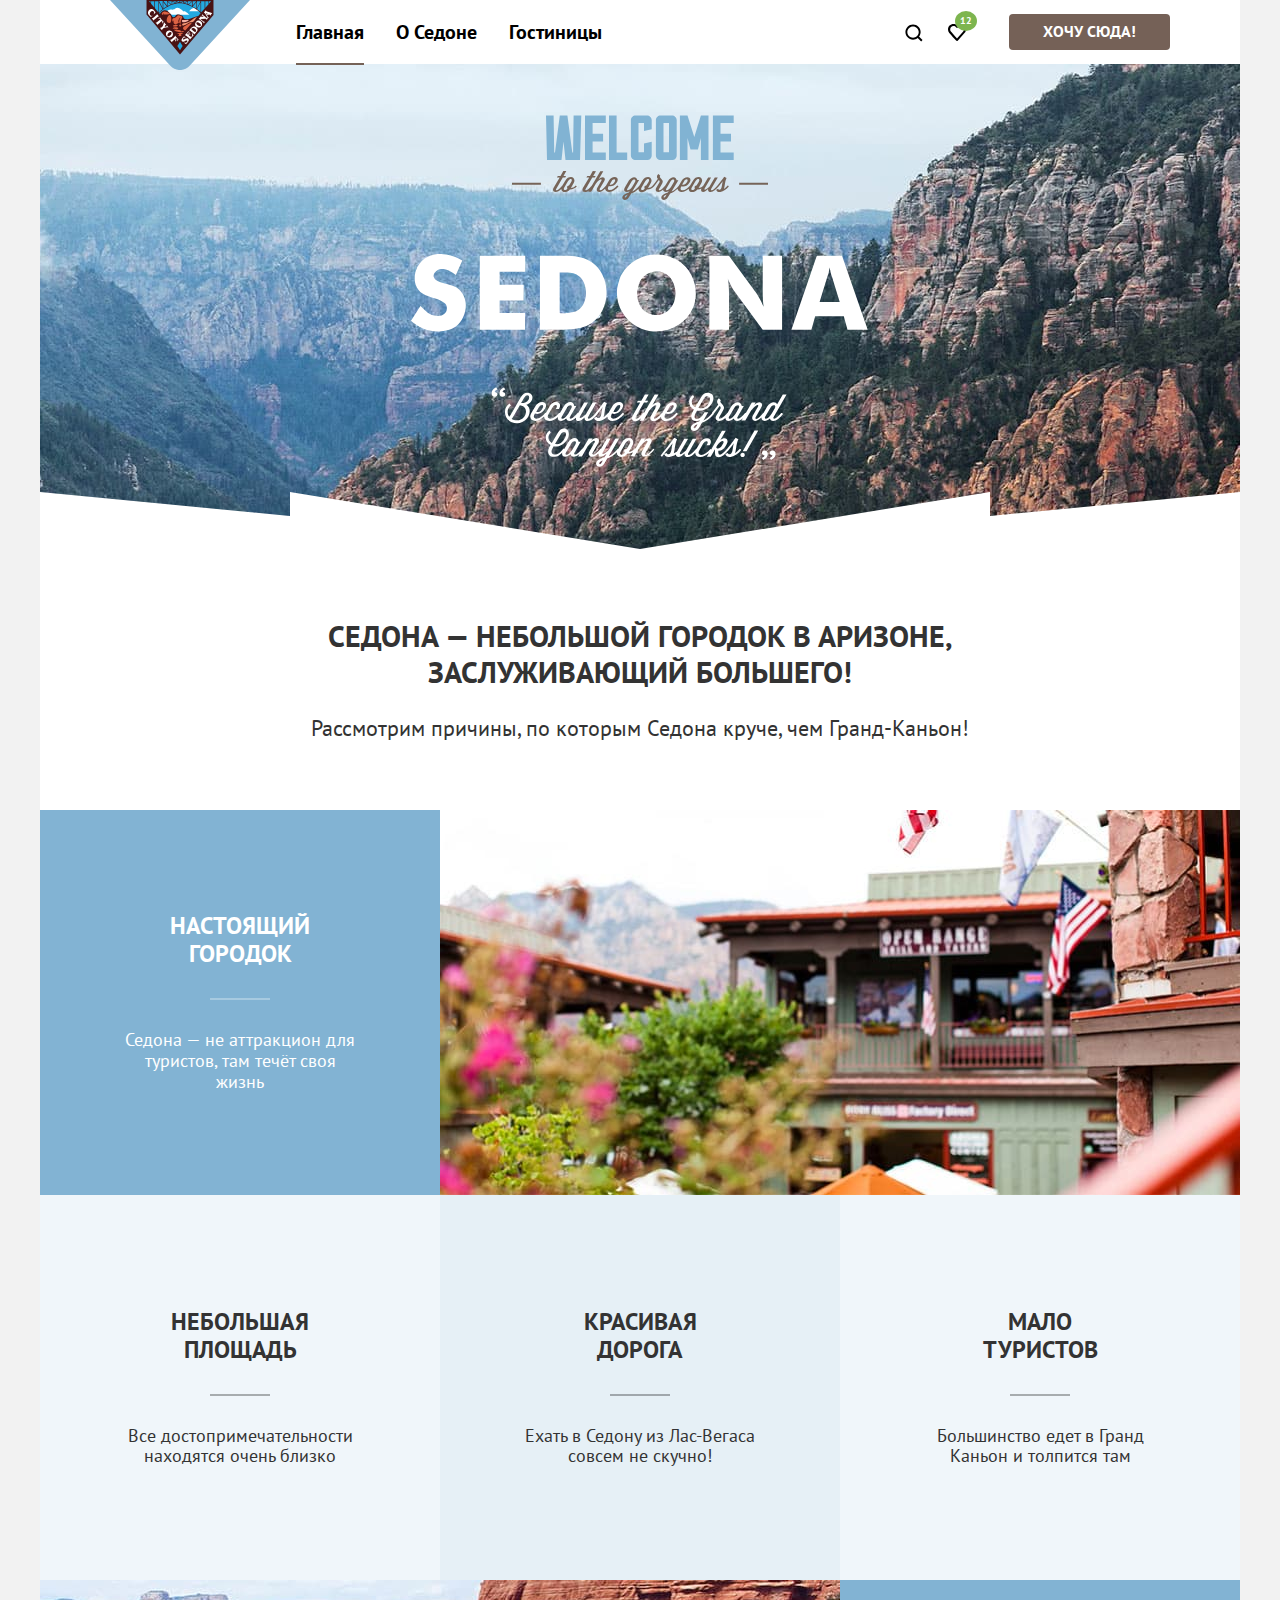
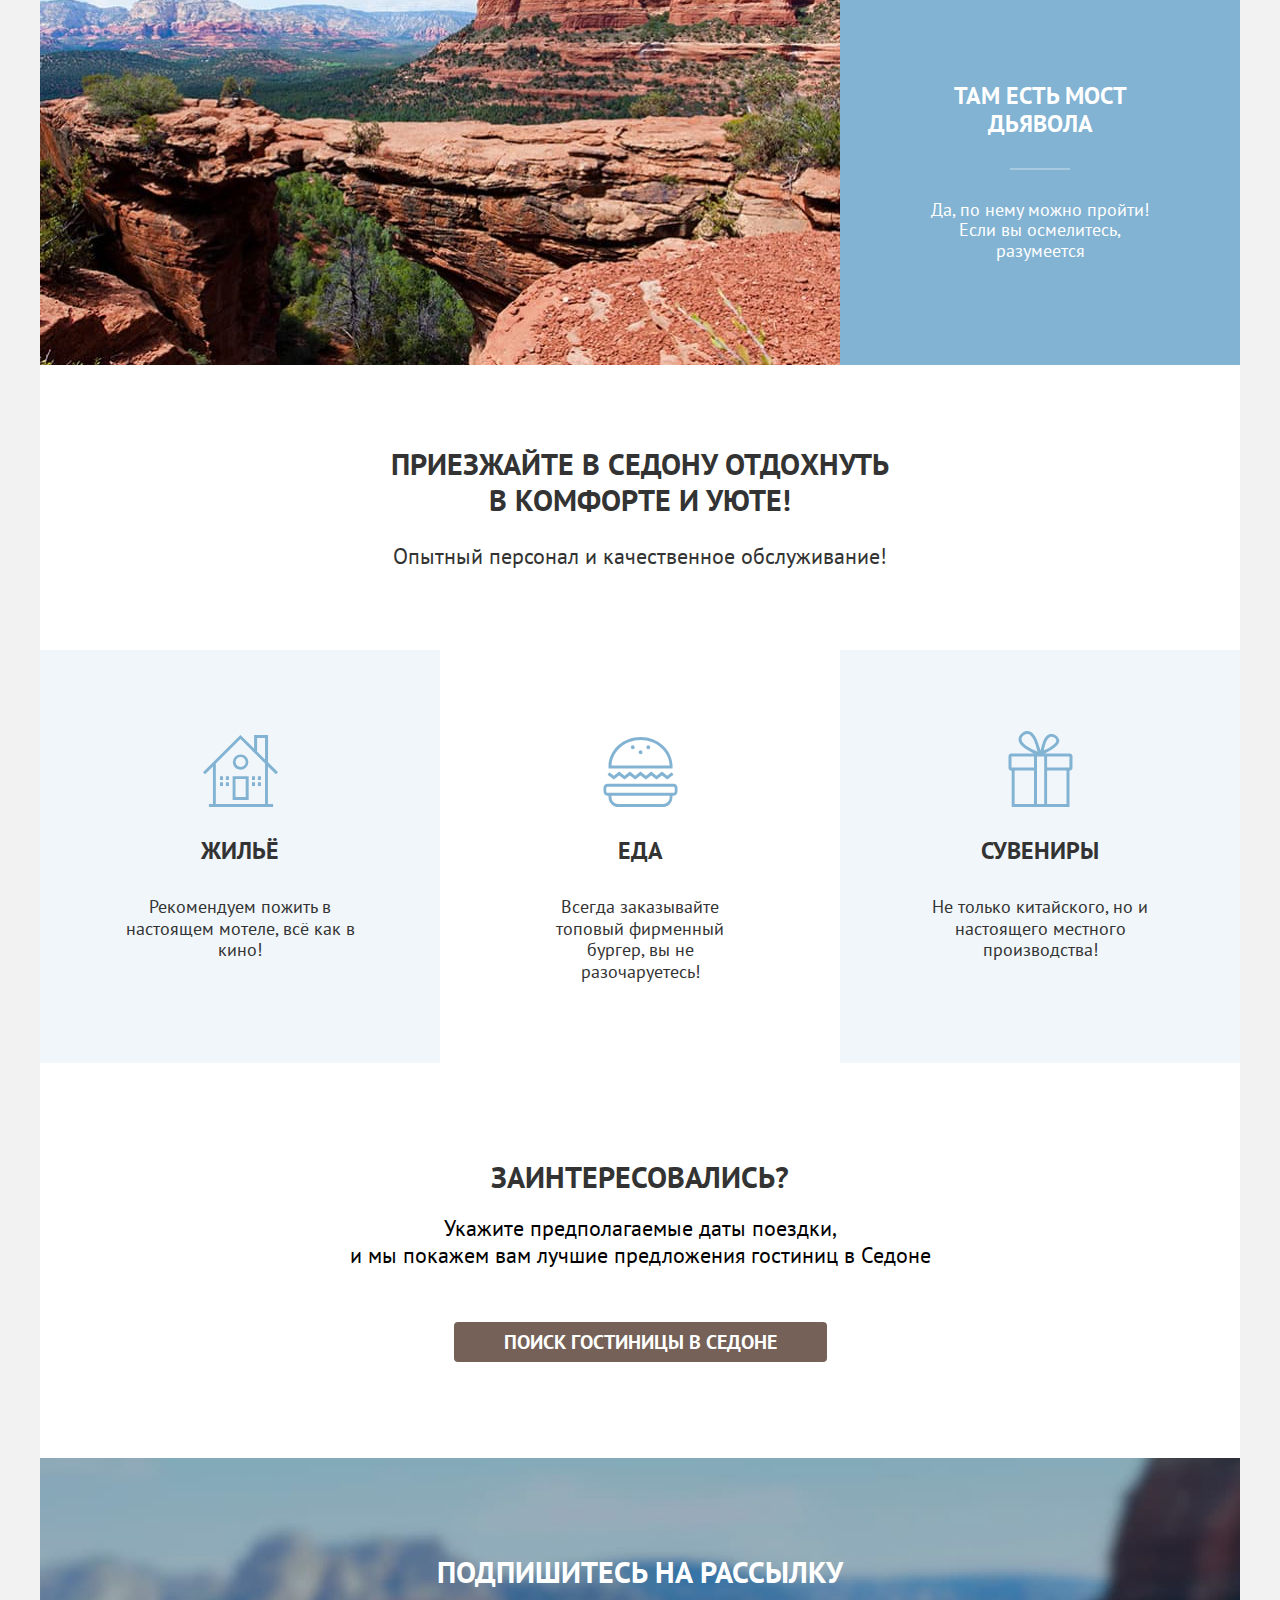
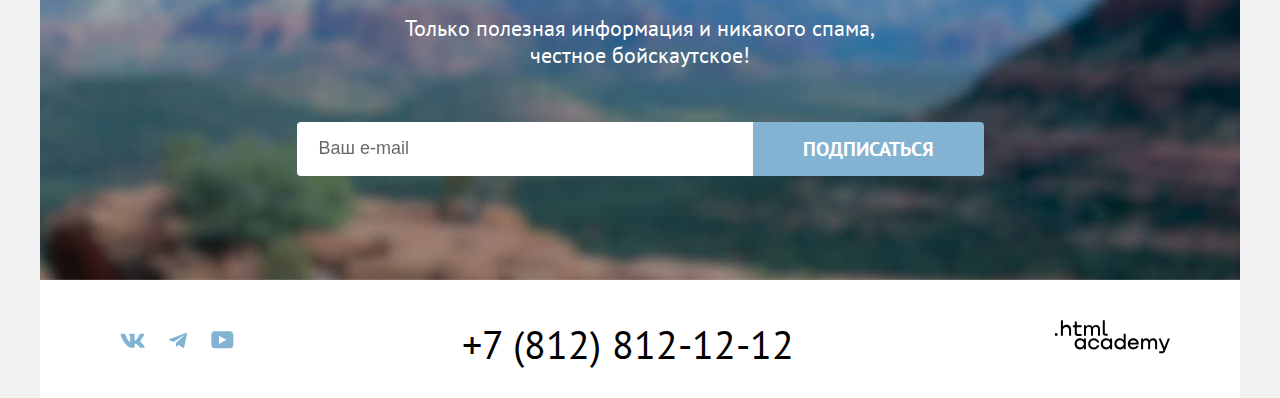
<file: index.html>
<!DOCTYPE html>
<html lang="ru">

  <head>
    <meta charset="utf-8" />
    <title>HTML Academy: Седона</title>
    <link href="./styles/index.css" rel="stylesheet" type="text/css" />
  </head>

  <body>
    <div class="wrapper">

      <header class="main-header doubble-padding">
        <a class="main-logo" href="index.html">
          <img class="main-logo-img" src="./images/svg/logo.svg" alt="Логотип Седона город в Аризоне" width="140"
            height="70" />
        </a>

        <nav class="main-navigation">
          <ul class="navigation-list">

            <li class="navigation-item navigation-item-current">
              <a class="navigation-link" href="index.html" aria-current="page"> Главная </a>
            </li>

            <li class="navigation-item">
              <a class="navigation-link" href="modal.html"> О Седоне </a>
            </li>

            <li class="navigation-item">
              <a class="navigation-link" href="catalog.html"> Гостиницы </a>
            </li>

          </ul>
          <ul class="navigation-list navigation-user">

            <li class="navigation-item">
              <a class="navigation-link search" href="#">
                <span class="visibility-hidden">Кнопка поиска</span>
              </a>
            </li>
            <li class="navigation-item">
              <a class="navigation-link favourite " href="#">
                <span class="visibility-hidden">Кнопка добалвения в каризину</span>
                <span class="favourite-quantity">12</span>
              </a>
            </li>
          </ul>
          <button class="btn navigation-btn" type="button">Хочу сюда!</button>
        </nav>

      </header>

      <main class="main-container">

        <section class="hero">
          <h1 class="visibility-hidden">Седона - гороок в Аризоне</h1>
          <img src="./images/svg/welcome.svg" alt="Добро пожаловать в великолепный город Седона" width="458"
            height="352" />
        </section>

        <section class="advantages">
          <div class="advantages-title-wrapper">
            <h2 class="visibility-hidden">Преимущества</h2>
            <p class="intro-text into-text-color-dark">
              Седона — небольшой городок в Аризоне,
              <span class="text-divider">заслуживающий большего!</span>
            </p>
            <p class="description-text">
              Рассмотрим причины, по которым Седона круче, чем Гранд-Каньон!
            </p>
          </div>

          <ul class="advantages-list">

            <li class="advantages-item">
              <div class="advantages-list-item-wrapper">
                <h3 class="advantages-item-header advantages-item-text-color-light">
                  Настоящий городок
                </h3>
                <p class="advantages-item-desc advantages-item-text-color-light">
                  Седона — не аттракцион для туристов, там течёт своя жизнь
                </p>
              </div>
              <img src="./images/house.jpg" alt="Магазин" width="800" height="385" class="content-image" />
            </li>

            <li class="advantages-item advantages-item-color-light">
              <div class="advantages-list-item-wrapper">
                <h3 class="advantages-item-header advantages-item-color-dark">
                  Небольшая площадь
                </h3>
                <p class="advantages-item-desc">
                  Все достопримечательности находятся очень близко
                </p>
              </div>
            </li>

            <li class="advantages-item advantages-item-color-2">
              <div class="advantages-list-item-wrapper">
                <h3 class="advantages-item-header advantages-item-color-dark">
                  Красивая дорога
                </h3>
                <p class="advantages-item-desc">
                  Ехать в Седону из Лас-Вегаса совсем не скучно!
                </p>
              </div>
            </li>

            <li class="advantages-item advantages-item-color-dark">
              <div class="advantages-list-item-wrapper">
                <h3 class="advantages-item-header advantages-item-color-dark">
                  Мало туристов
                </h3>
                <p class="advantages-item-desc">
                  Большинство едет в Гранд Каньон и толпится там
                </p>
              </div>
            </li>

            <li class="advantages-item advantages-item-color-light">
              <img src="./images/evil-bridge.jpg" alt="Мост дьявола" width="800" height="385" class="content-image" />
              <div class="advantages-list-item-wrapper">
                <h3 class="advantages-item-header advantages-item-text-color-light">
                  Там есть мост дьявола
                </h3>
                <p class="advantages-item-desc advantages-item-text-color-light">
                  Да, по нему можно пройти! Если вы осмелитесь, разумеется
                </p>
              </div>
            </li>

          </ul>
        </section>

        <section class="service">
          <div class="service-title-wrapper">
            <h2 class="visibility-hidden">Сервис</h2>
            <p class="intro-text into-text-color-dark">
              Приезжайте в Седону отдохнуть в комфорте и уюте!
            </p>
            <p class="description-text">
              Опытный персонал и качественное обслуживание!
            </p>
          </div>

          <ul class="service-list">

            <li class="service-item">
              <h3 class="service-item-header">Жильё</h3>
              <p class="service-item-desc">
                Рекомендуем пожить в настоящем мотеле, всё как в кино!
              </p>
            </li>

            <li class="service-item">
              <h3 class="service-item-header">Еда</h3>
              <p class="service-item-desc">
                Всегда заказывайте топовый фирменный бургер, вы не
                разочаруетесь!
              </p>
            </li>

            <li class="service-item">
              <h3 class="service-item-header">Сувениры</h3>
              <p class="service-item-desc">
                Не только китайского, но и настоящего местного производства!
              </p>
            </li>

          </ul>
        </section>
        <section class="booking">
          <h2 class="visibility-hidden">Бронирование</h2>
          <p class="intro-text into-text-color-dark">Заинтересовались?</p>
          <p class="description-text description-text-color-dark">
            Укажите предполагаемые даты поездки,<span class="line-break">и мы покажем вам лучшие предложения гостиниц в
              Седоне</span>
          </p>
          <button class="btn search-btn" type="button">
            Поиск гостиницы в Седоне
          </button>
        </section>

        <section class="newsletter newsletter-image">
          <h2 class="visibility-hidden">Рассылка</h2>
          <p class="intro-text into-text-color-light">
            Подпишитесь на рассылку
          </p>
          <p class="description-text description-text-limit-width description-text-color-light">
            Только полезная информация и никакого спама, честное бойскаутское!
          </p>
          <form class="newsletter-form" action="https://echo.htmlacademy.ru/" method="post">
            <label class="visibility-hidden" for="email">
              Укажите ваш email
            </label>
            <input id="email" type="email" placeholder="Ваш e-mail" required name="email" />
            <button class="btn newsletter-btn" type="submit">
              Подписаться
            </button>
          </form>
        </section>

      </main>

      <footer class="footer">
        <ul class="social-list">
          <!-- fill - цвет иконки, stroke - цвет обводки -->
          <li class="social-item">
            <a class="social-item-link" href="#">
              <svg aria-hidden="true" focusable="false" class="social-item-link-icon" xmlns="http://www.w3.org/2000/svg"
                width="25" height="15" viewBox="0 0 25 15">
                <path fill-rule="evenodd"
                  d="M24.12 1.8c.16-.54 0-.94-.8-.94H20.7c-.67 0-.98.34-1.15.73 0 0-1.33 3.2-3.22 5.27-.61.6-.9.8-1.23.8-.16 0-.41-.2-.41-.75v-5.1c0-.66-.19-.95-.74-.95H9.82c-.42 0-.67.3-.67.59 0 .62.95.76 1.04 2.51v3.8c0 .83-.15.98-.48.98-.9 0-3.06-3.2-4.34-6.88-.25-.72-.5-1-1.18-1H1.57c-.75 0-.9.34-.9.73 0 .68.89 4.07 4.14 8.55 2.17 3.06 5.23 4.72 8 4.72 1.68 0 1.88-.37 1.88-1v-2.32c0-.74.16-.88.7-.88.38 0 1.05.19 2.6 1.66 1.79 1.75 2.08 2.54 3.08 2.54h2.63c.75 0 1.12-.37.9-1.1-.23-.72-1.08-1.77-2.2-3.02-.62-.71-1.54-1.48-1.82-1.86-.39-.5-.28-.71 0-1.15 0 0 3.2-4.42 3.54-5.93Z"
                  clip-rule="evenodd" />
              </svg>
              <span class="visibility-hidden">Твиттер</span>
            </a>
          </li>

          <li class="social-item">
            <a class="social-item-link" href="#">
              <svg aria-hidden="true" focusable="false" class="social-item-link-icon" xmlns="http://www.w3.org/2000/svg"
                width="18" height="16" viewBox="0 0 18 16">
                <path
                  d="M16.79.96.84 7.1c-1.09.44-1.08 1.05-.2 1.32l4.1 1.28 9.47-5.98c.44-.27.85-.13.52.17l-7.68 6.93-.28 4.22c.41 0 .6-.2.83-.41l1.99-1.94 4.13 3.06c.77.42 1.31.2 1.5-.71l2.72-12.8c.28-1.1-.43-1.61-1.16-1.28Z" />
              </svg>
              <span class="visibility-hidden">Телеграм</span>
            </a>
          </li>

          <li class="social-item">
            <a class="social-item-link" href="#">
              <svg aria-hidden="true" focusable="false" class="social-item-link-icon" xmlns="http://www.w3.org/2000/svg"
                width="23" height="18" viewBox="0 0 23 18">
                <path
                  d="M18.94.36H3.51C1.65.36.33 1.95.33 3.76v10.09c0 1.91 1.32 3.5 3.18 3.5h15.65c1.64 0 3.17-1.59 3.17-3.4V3.76c-.22-1.8-1.53-3.4-3.39-3.4ZM7.99 12.89V4.82l7.34 4.04-7.34 4.03Z" />
              </svg>
              <span class="visibility-hidden">Ютуб</span>
            </a>
          </li>

        </ul>

        <div class="phone-link-wrapper">
          <a class="phone" href="tel:+78128121212"><span class="phone-text">+7 (812) 812-12-12</span></a>
        </div>
        <p class="footer-logo-paragraph">
          <a class="copyright" href="https://htmlacademy.ru" class="developer-logo">
            <svg class="developer-logo-img" xmlns="http://www.w3.org/2000/svg" width="115" height="34"
              aria-label="логотип разработчика" role="img">
              <path
                d="M0 13.26v2.6h2.5v-2.6H0ZM11.6 4.86c-1.6 0-2.8.7-3.6 1.7h-.1V.36h-2v15.5h2v-5.3c0-2.1 1.3-3.6 3.3-3.6 1.8 0 2.9 1.4 2.9 3.2v5.7h2v-6.1c.1-3-1.8-4.9-4.5-4.9ZM26.6 5.16h-4.8v-3.7h-2v3.8h-1.9v2h1.9v6c0 1.7 1 2.7 2.7 2.7h4.1v-2h-3.7c-.7 0-1.1-.4-1.1-1.1v-5.7h4.8v-2ZM41.1 4.96c-1.6 0-2.9.8-3.5 2.1h-.1c-.6-1.2-1.8-2.1-3.4-2.1-1.4 0-2.5.8-3.1 1.8h-.1v-1.6H29v10.6h2v-5.4c0-2 1-3.5 2.6-3.5 1.5 0 2.4 1 2.4 2.6v6.3h2v-5.6c0-2.4 1.4-3.3 2.6-3.3 1.5 0 2.4 1 2.4 2.6v6.3h2v-6.5c.1-2.5-1.4-4.3-3.9-4.3ZM47.8 13.06c0 1.7 1 2.7 2.8 2.7h2v-2h-1.7c-.7 0-1.1-.4-1.1-1.1V.36h-2v12.7ZM28.9 20.06c-.9-1.1-2.2-1.8-3.9-1.8-3.1 0-5.4 2.3-5.4 5.6s2.3 5.6 5.4 5.6c1.8 0 3-.8 3.8-1.9h.1v1.6h2v-10.6h-2v1.5Zm-3.6 7.4c-2.2 0-3.6-1.6-3.6-3.6s1.4-3.6 3.6-3.6 3.6 1.6 3.6 3.6c0 1.9-1.4 3.6-3.6 3.6ZM44.2 22.36c-.5-2.4-2.6-4.1-5.4-4.1a5.4 5.4 0 0 0-5.6 5.6c0 3.1 2.2 5.6 5.6 5.6 2.8 0 4.9-1.8 5.4-4.2h-2.1a3.4 3.4 0 0 1-3.3 2.3c-2.2 0-3.6-1.6-3.6-3.6s1.4-3.6 3.6-3.6c1.6 0 2.8 1 3.3 2.2h2.1v-.2ZM55.1 20.06c-.9-1.1-2.2-1.8-3.9-1.8-3.1 0-5.4 2.3-5.4 5.6s2.3 5.6 5.4 5.6c1.8 0 3-.8 3.8-1.9h.1v1.6h2v-10.6h-2v1.5Zm-3.6 7.4c-2.2 0-3.6-1.6-3.6-3.6s1.4-3.6 3.6-3.6 3.6 1.6 3.6 3.6c0 1.9-1.5 3.6-3.6 3.6ZM68.7 20.16c-.9-1.1-2.2-1.9-3.9-1.9-3.1 0-5.4 2.3-5.4 5.6s2.2 5.6 5.4 5.6c1.7 0 3-.8 3.8-1.8h.1v1.5h2v-15.4h-2v6.4Zm-3.6 7.3c-2.2 0-3.6-1.6-3.6-3.6s1.4-3.6 3.6-3.6 3.6 1.6 3.6 3.6c-.1 2-1.5 3.6-3.6 3.6ZM78.3 18.26c-3.3 0-5.5 2.5-5.5 5.6 0 3 2.1 5.6 5.5 5.6 2.5 0 4.5-1.3 5.2-3.6h-2.1c-.5 1-1.6 1.6-3 1.6-1.9 0-3.3-1.3-3.4-2.9h8.8c.2-3.6-2-6.3-5.5-6.3Zm0 1.9c1.7 0 3 1 3.3 2.6h-6.5c.3-1.5 1.5-2.6 3.2-2.6ZM98.2 18.26c-1.6 0-2.9.8-3.6 2h-.1c-.6-1.2-1.8-2-3.4-2-1.4 0-2.5.7-3.1 1.8v-1.5h-1.9v10.6h2v-5.4c0-2 1-3.4 2.6-3.5 1.5 0 2.4 1 2.4 2.6v6.3h2v-5.6c0-2.4 1.4-3.3 2.6-3.3 1.5 0 2.4 1 2.4 2.6v6.3h2v-6.5c.1-2.6-1.4-4.4-3.9-4.4ZM109.4 27.36l-3.6-8.9h-2.2l4.8 11.6c-.3.9-.7 1.2-1.7 1.2h-2.5v2h2.5c1.8 0 2.8-.8 3.5-2.6l4.7-12.2h-2.1l-3.4 8.9Z" />
            </svg>
          </a>
        </p>
      </footer>

    </div>
  </body>

</html>
</file>
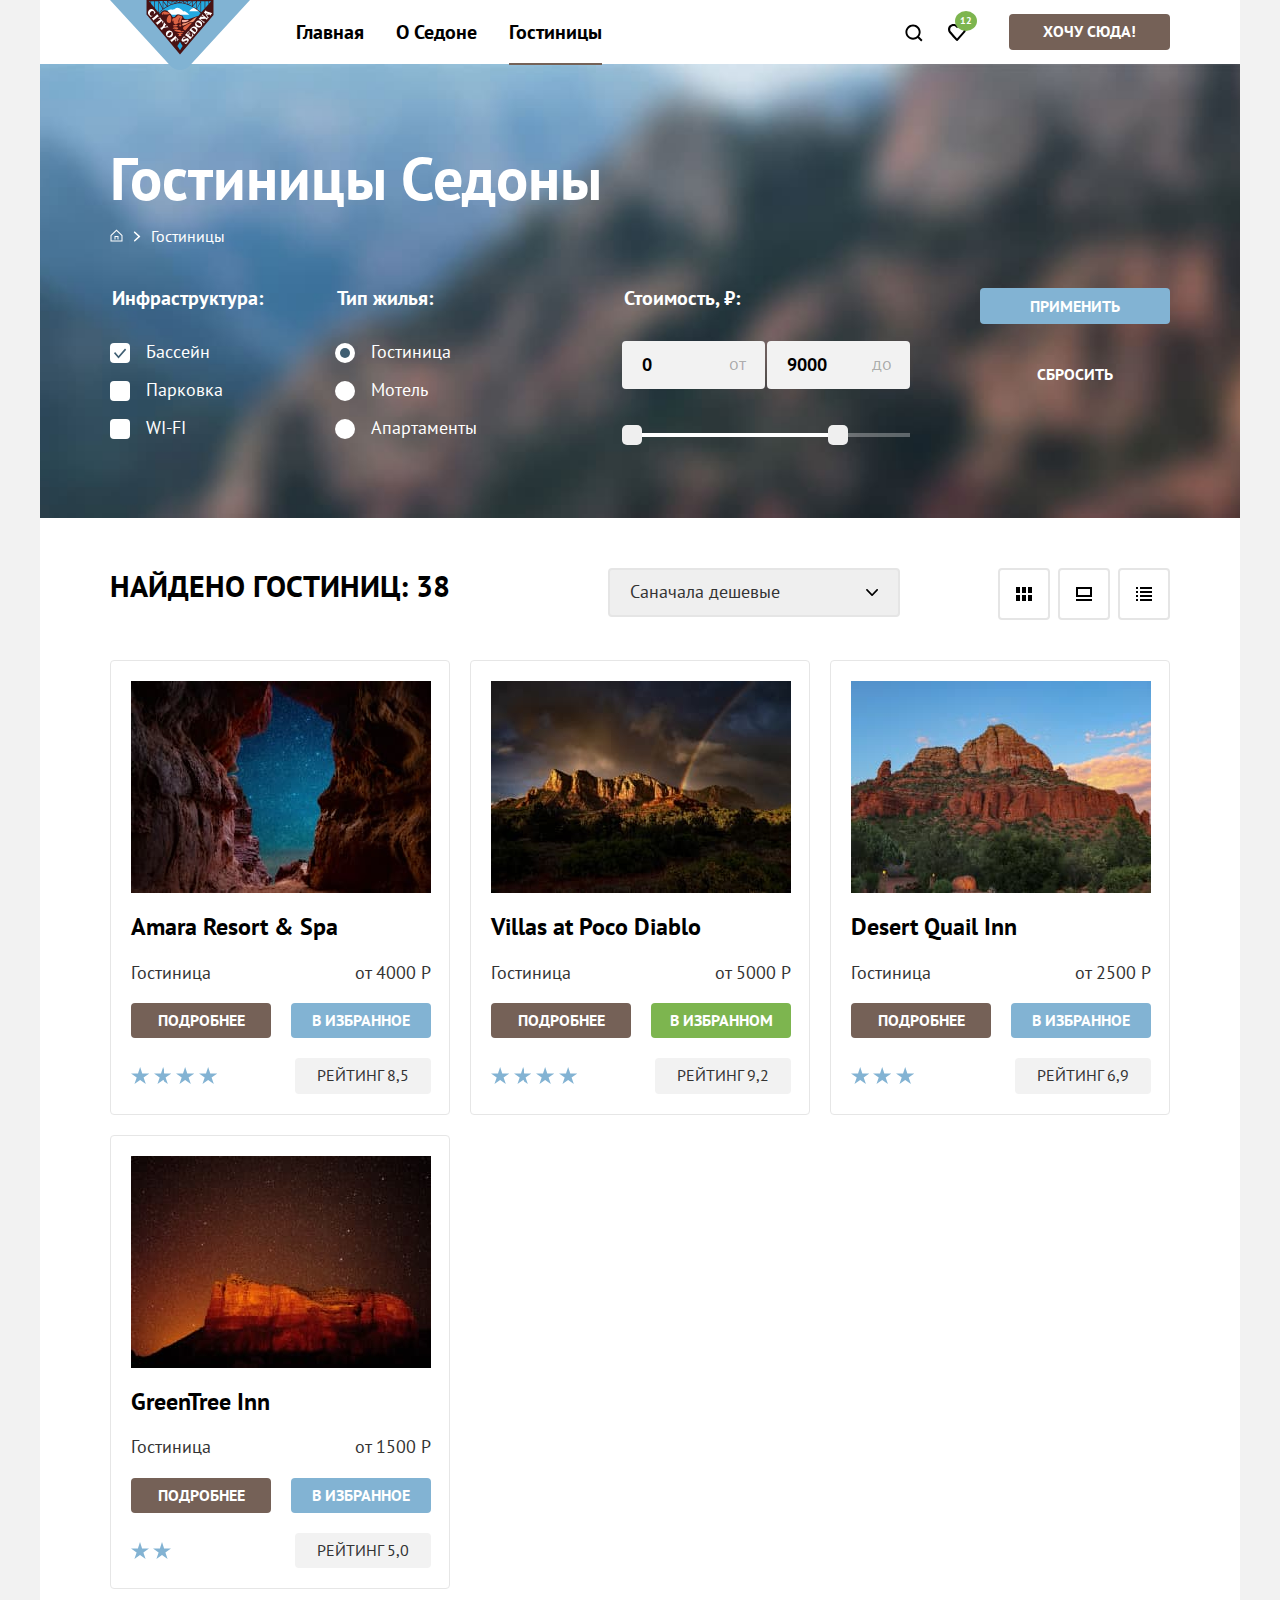
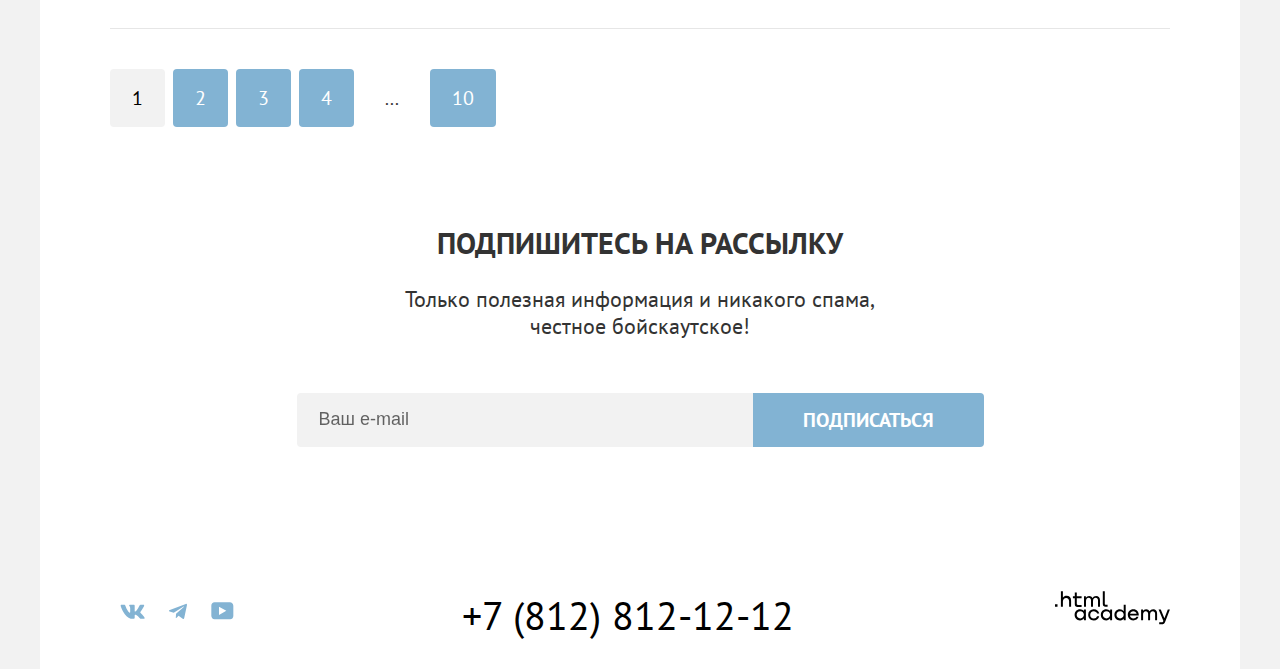
<file: catalog.html>
<!DOCTYPE html>
<html lang="ru">

  <head>
    <meta charset="UTF-8" />
    <meta name="   viewport" content="width=device-width, initial-scale=1.0" />
    <link href="./styles/index.css" rel="stylesheet" type="text/css" />
    <title>Гостиницы</title>
  </head>

  <body>
    <div class="wrapper">

      <header class="main-header doubble-padding">
        <a class="main-logo" href="index.html">
          <img class="main-logo-img" src="./images/svg/logo.svg" alt="Логотип Седона город в Аризоне" width="140"
            height="70" />
        </a>
        <nav class="main-navigation">
          <ul class="navigation-list">

            <li class="navigation-item navigation-item-current">
              <a class="navigation-link" href="index.html"> Главная </a>
            </li>

            <li class="navigation-item">
              <a class="navigation-link" href="modal.html"> О Седоне </a>
            </li>

            <li class="navigation-item">
              <a class="navigation-link" href="catalog.html" aria-current="page"> Гостиницы </a>
            </li>

          </ul>
          <ul class="navigation-list navigation-user">

            <li class="navigation-item">
              <a class="navigation-link  search" href="#">
                <span class="visibility-hidden">Кнопка поиска</span>
              </a>
            </li>

            <li class="navigation-item">
              <a class="navigation-link favourite" href="#">
                <span class="visibility-hidden">Кнопка добалвения в каризину</span>
                <span class="favourite-quantity">12</span>
              </a>
            </li>

          </ul>
          <button class="btn navigation-btn" type="button">Хочу сюда!</button>
        </nav>
      </header>
      <main class="main-container">
        <div class="container">
          <h1 class="main-catalog-header">Гостиницы Седоны</h1>

          <ul class="breadcrumbs">

            <li class="breadcrumbs-item">
              <a class="breadcrumbs-item-link breadcrumbs-item-link-home-page" href="index.html">
              </a>
            </li>

            <li class="breadcrumbs-item">
              <a class="breadcrumbs-item-link breadcrumbs-item-link-home-arrow" href="#">
              </a>
            </li>

            <li class="breadcrumbs-item">
              <a class="breadcrumbs-item-link" href="#"> Гостиницы </a>
            </li>

          </ul>
          <section class="filters">
            <h2 class="visibility-hidden">Фильтры</h2>

            <form class="catalog-filter" action="https://echo.htmlacademy.ru/" method="get">

              <fieldset class="catalog-filter-group">
                <legend class="catalog-filter-title">Инфраструктура:</legend>
                <ul class="catalog-filter-list">
                  <li class="catalog-filter-item">
                    <label class="control">
                      <input class="control-input visibility-hidden" type="checkbox" name="pool" checked />
                      <span class="control-mark"></span>
                      <span class="control-label">Бассейн</span>
                    </label>
                  </li>
                  <li class="catalog-filter-item">
                    <label class="control">
                      <input class="control-input visibility-hidden" type="checkbox" name="parking" />
                      <span class="control-mark"></span>
                      <span class="control-label">Парковка</span>
                    </label>
                  </li>
                  <li class="catalog-filter-item">
                    <label class="control">
                      <input class="control-input visibility-hidden" type="checkbox" name="wifi" />
                      <span class="control-mark"></span>
                      <span class="control-label ">WI-FI</span>
                    </label>
                  </li>
                </ul>
              </fieldset>

              <fieldset class="catalog-filter-group">
                <legend class="catalog-filter-title">Тип жилья:</legend>
                <ul class="catalog-filter-list">
                  <li class="catalog-filter-item">
                    <label class="control">
                      <input class="control-input visibility-hidden" type="radio" name="type-hotel" value="hotel"
                        checked>
                      <span class="control-mark"></span>
                      <span class="control-label">Гостиница</span>
                    </label>
                  </li>
                  <li class="catalog-filter-item row-reverse">
                    <label class="control">
                      <input class="control-input visibility-hidden" type="radio" name="type-hotel" value="motel">
                      <span class="control-mark"></span>
                      <span class="control-label">Мотель</span>
                    </label>
                  </li>
                  <li class="catalog-filter-item row-reverse">
                    <label class="control">
                      <input class="control-input visibility-hidden" type="radio" name="type-hotel" value="apartments">
                      <span class="control-mark"></span>
                      <span class="control-label">Апартаменты</span>
                    </label>
                  </li>
                </ul>
              </fieldset>


              <fieldset class="catalog-filter-group with-margin-left-auto">
                <legend class="catalog-filter-title">Стоимость, ₽:</legend>

                <div class="range">
                  <div class="range-wrapper-inputs">
                    <label class="control-price">
                      <input class="control-input-price" type="number" name="price-min" value="0" placeholder="Цена">
                      <span class="control-label-price">от</span>
                    </label>
                    <label class="control-price">
                      <input class="control-input-price" type="number" name="price-max" value="9000" placeholder="Цена">
                      <span class="control-label-price">до</span>
                    </label>
                  </div>

                  <div class="range-scale">
                    <div class="range-bar" style="left:0; width:226px;">
                      <button class="range-toggle toggle-min" type="button">
                        <span class="visibility-hidden">Минимальная стоимость</span>
                      </button>
                      <button class="range-toggle toggle-max" type="button">
                        <span class="visibility-hidden">Максимальная стоимость</span>
                      </button>
                    </div>
                  </div>
                </div>

              </fieldset>

              <div class="btn-wrapper">
                <button type="submit" class="btn submit-btn">Применить</button>
                <button type="reset" class="btn reset-btn">Сбросить</button>
              </div>
            </form>

          </section>
        </div>
        <section class="catalog-products">
          <h2 class="catalog-products-header">Найдено гостиниц: 38</h2>
          <select class="catalog-products-options" aria-label="Сортировка">
            <option value="popular">Саначала популярные</option>
            <option value="cheap" selected>Саначала дешевые</option>
            <option value="expensive">Саначала дорогие</option>
          </select>

          <ul class="view-btn-list">

            <li class="view-btn-item  tile-display">
              <a class="view-btn-item-link" href="#">
                <span class="visibility-hidden">Отображение плиткой</span>
              </a>
            </li>

            <li class="view-btn-item list-display">
              <a class="view-btn-item-link" href="#">
                <span class="visibility-hidden">Отображение списком</span>
              </a>
            </li>

            <li class="view-btn-item card-display">
              <a class="view-btn-item-link" href="#">
                <span class="visibility-hidden">Отображение карточек</span>
              </a>
            </li>

          </ul>

          <ul class="products-card-list">

            <li class="product-card-item">
              <a class="product-card-item-link" href="#">
                <img src="./images/amara-hotel.jpg" width="300px" height="212" alt="Звездное небо"
                  class="content-image" />
              </a>
              <h2 class="product-card-item-header">Amara Resort & Spa</h2>
              <p class="product-card-item-type">Гостиница</p>
              <p class="product-card-item-price">от 4000 Р</p>
              <button class="btn product-card-btn product-card-btn-details" type="button">
                Подробнее
              </button>
              <button class="btn product-card-btn product-card-btn-add-to-favourite" type="button">
                В избранное
              </button>
              <div class="raiting-wrapper">
                <p class="product-card-stars product-card-stars-4" role="img" aria-label="4 звезды">
                  <span class="visibility-hidden">4 звезды</span>
                </p>
                <p class="product-card-raiting">Рейтинг 8,5</p>
              </div>
            </li>

            <li class="product-card-item">
              <a class="product-card-item-link" href="#">
                <img src="./images/villas-hotel.jpg" alt="Вид на горы" width="300" height="212" class="content-image" />
              </a>
              <h2 class="product-card-item-header">Villas at Poco Diablo</h2>
              <p class="product-card-item-type">Гостиница</p>
              <p class="product-card-item-price">от 5000 Р</p>
              <button class="btn product-card-btn product-card-btn-details" type="button">
                Подробнее
              </button>
              <button class="btn product-card-btn product-card-btn-favourite" type="button">
                В избранном
              </button>
              <div class="raiting-wrapper">
                <p class="product-card-stars product-card-stars-4" role="img" aria-label="4 звезды">
                  <span class="visibility-hidden">4 звезды</span>
                </p>
                <p class="product-card-raiting">Рейтинг 9,2</p>
              </div>
            </li>

            <li class="product-card-item">
              <a class="product-card-item-link" href="#">
                <img src="./images/desert-hotel.jpg" width="300" height="212" alt="Вид на горы" class="content-image" />
              </a>
              <h2 class="product-card-item-header">Desert Quail Inn</h2>
              <p class="product-card-item-type">Гостиница</p>
              <p class="product-card-item-price">от 2500 Р</p>
              <button class="btn product-card-btn product-card-btn-details" type="button">
                Подробнее
              </button>
              <button class="btn product-card-btn product-card-btn-add-to-favourite" type="button">
                В избранное
              </button>
              <div class="raiting-wrapper">

                <p class="product-card-stars product-card-stars-3" role="img" aria-label="3 звезды">
                  <span class="visibility-hidden">3 звезды</span>
                </p>
                <p class="product-card-raiting">Рейтинг 6,9</p>
              </div>
            </li>

            <li class="product-card-item">
              <a class="product-card-item-link" href="#">
                <img src="./images/gree-tree-hotel.jpg" width="300px" height="212px" alt="Вид на горы"
                  class="content-image" />
              </a>
              <h2 class="product-card-item-header">GreenTree Inn</h2>
              <p class="product-card-item-type">Гостиница</p>
              <p class="product-card-item-price">от 1500 Р</p>
              <button class="btn product-card-btn product-card-btn-details" type="button">
                Подробнее
              </button>
              <button class="btn product-card-btn product-card-btn-add-to-favourite" type="button">
                В избранное
              </button>
              <div class="raiting-wrapper">
                <p class="product-card-stars product-card-stars-2" role="img" aria-label="2 звезды">
                  <span class="visibility-hidden">2 звезды</span>
                </p>
                <p class="product-card-raiting">Рейтинг 5,0</p>
              </div>
            </li>

          </ul>
          <ul class="pagination-list">
            <li class="pagination-item">
              <a class="btn pagination-item-btn pagination-item-btn-current" role="button">
                1
              </a>
            </li>

            <li class="pagination-item">
              <a class="pagination-item-btn" href="#">2</a>
            </li>

            <li class="pagination-item">
              <a class="pagination-item-btn" href="#">3</a>
            </li>

            <li class="pagination-item">
              <a class="pagination-item-btn" href="#">4</a>
            </li>

            <li class="pagination-item pagination-item-divider">
              <span>...</span>
            </li>

            <li class="pagination-item">
              <a class="pagination-item-btn" href="#">10</a>
            </li>

          </ul>
        </section>
        <section class="newsletter">
          <h2 class="visibility-hidden">Рассылка</h2>
          <p class="intro-text into-text-color-1">Подпишитесь на рассылку</p>
          <p class="description-text description-text-color-1">
            Только полезная информация и никакого спама,
            <span class="text-divider">честное бойскаутское!</span>
          </p>
          <form class="newsletter-form" action="https://echo.htmlacademy.ru/" method="post">
            <label class="visibility-hidden" for="email">
              Укажите ваш email
            </label>
            <input id="email" type="email" placeholder="Ваш e-mail" required name="email"
              class="newsletter-color-input" />
            <button class="btn newsletter-btn" type="submit">
              Подписаться
            </button>
          </form>
        </section>
      </main>

      <footer class="footer">
        <ul class="social-list">
          <!-- fill - цвет иконки, stroke - цвет обводки -->
          <li class="social-item">
            <a class="social-item-link" href="#">
              <svg aria-hidden="true" focusable="false" class="social-item-link-icon" xmlns="http://www.w3.org/2000/svg"
                width="25" height="15" viewBox="0 0 25 15">
                <path fill-rule="evenodd"
                  d="M24.12 1.8c.16-.54 0-.94-.8-.94H20.7c-.67 0-.98.34-1.15.73 0 0-1.33 3.2-3.22 5.27-.61.6-.9.8-1.23.8-.16 0-.41-.2-.41-.75v-5.1c0-.66-.19-.95-.74-.95H9.82c-.42 0-.67.3-.67.59 0 .62.95.76 1.04 2.51v3.8c0 .83-.15.98-.48.98-.9 0-3.06-3.2-4.34-6.88-.25-.72-.5-1-1.18-1H1.57c-.75 0-.9.34-.9.73 0 .68.89 4.07 4.14 8.55 2.17 3.06 5.23 4.72 8 4.72 1.68 0 1.88-.37 1.88-1v-2.32c0-.74.16-.88.7-.88.38 0 1.05.19 2.6 1.66 1.79 1.75 2.08 2.54 3.08 2.54h2.63c.75 0 1.12-.37.9-1.1-.23-.72-1.08-1.77-2.2-3.02-.62-.71-1.54-1.48-1.82-1.86-.39-.5-.28-.71 0-1.15 0 0 3.2-4.42 3.54-5.93Z"
                  clip-rule="evenodd" />
              </svg>
              <span class="visibility-hidden">Твиттер</span>
            </a>
          </li>

          <li class="social-item">
            <a class="social-item-link" href="#">
              <svg aria-hidden="true" focusable="false" class="social-item-link-icon" xmlns="http://www.w3.org/2000/svg"
                width="18" height="16" viewBox="0 0 18 16">
                <path
                  d="M16.79.96.84 7.1c-1.09.44-1.08 1.05-.2 1.32l4.1 1.28 9.47-5.98c.44-.27.85-.13.52.17l-7.68 6.93-.28 4.22c.41 0 .6-.2.83-.41l1.99-1.94 4.13 3.06c.77.42 1.31.2 1.5-.71l2.72-12.8c.28-1.1-.43-1.61-1.16-1.28Z" />
              </svg>
              <span class="visibility-hidden">Телеграм</span>
            </a>
          </li>

          <li class="social-item">
            <a class="social-item-link" href="#">
              <svg aria-hidden="true" focusable="false" class="social-item-link-icon" xmlns="http://www.w3.org/2000/svg"
                width="23" height="18" viewBox="0 0 23 18">
                <path
                  d="M18.94.36H3.51C1.65.36.33 1.95.33 3.76v10.09c0 1.91 1.32 3.5 3.18 3.5h15.65c1.64 0 3.17-1.59 3.17-3.4V3.76c-.22-1.8-1.53-3.4-3.39-3.4ZM7.99 12.89V4.82l7.34 4.04-7.34 4.03Z" />
              </svg>
              <span class="visibility-hidden">Ютуб</span>
            </a>
          </li>

        </ul>

        <div class="phone-link-wrapper">
          <a class="phone" href="tel:+78128121212"><span class="phone-text">+7 (812) 812-12-12</span></a>
        </div>
        <p class="footer-logo-paragraph">
          <a href="https://htmlacademy.ru">
            <svg class="developer-logo-img" xmlns="http://www.w3.org/2000/svg" width="115" height="34"
              aria-label="логотип разработчика" role="img">
              <path
                d="M0 13.26v2.6h2.5v-2.6H0ZM11.6 4.86c-1.6 0-2.8.7-3.6 1.7h-.1V.36h-2v15.5h2v-5.3c0-2.1 1.3-3.6 3.3-3.6 1.8 0 2.9 1.4 2.9 3.2v5.7h2v-6.1c.1-3-1.8-4.9-4.5-4.9ZM26.6 5.16h-4.8v-3.7h-2v3.8h-1.9v2h1.9v6c0 1.7 1 2.7 2.7 2.7h4.1v-2h-3.7c-.7 0-1.1-.4-1.1-1.1v-5.7h4.8v-2ZM41.1 4.96c-1.6 0-2.9.8-3.5 2.1h-.1c-.6-1.2-1.8-2.1-3.4-2.1-1.4 0-2.5.8-3.1 1.8h-.1v-1.6H29v10.6h2v-5.4c0-2 1-3.5 2.6-3.5 1.5 0 2.4 1 2.4 2.6v6.3h2v-5.6c0-2.4 1.4-3.3 2.6-3.3 1.5 0 2.4 1 2.4 2.6v6.3h2v-6.5c.1-2.5-1.4-4.3-3.9-4.3ZM47.8 13.06c0 1.7 1 2.7 2.8 2.7h2v-2h-1.7c-.7 0-1.1-.4-1.1-1.1V.36h-2v12.7ZM28.9 20.06c-.9-1.1-2.2-1.8-3.9-1.8-3.1 0-5.4 2.3-5.4 5.6s2.3 5.6 5.4 5.6c1.8 0 3-.8 3.8-1.9h.1v1.6h2v-10.6h-2v1.5Zm-3.6 7.4c-2.2 0-3.6-1.6-3.6-3.6s1.4-3.6 3.6-3.6 3.6 1.6 3.6 3.6c0 1.9-1.4 3.6-3.6 3.6ZM44.2 22.36c-.5-2.4-2.6-4.1-5.4-4.1a5.4 5.4 0 0 0-5.6 5.6c0 3.1 2.2 5.6 5.6 5.6 2.8 0 4.9-1.8 5.4-4.2h-2.1a3.4 3.4 0 0 1-3.3 2.3c-2.2 0-3.6-1.6-3.6-3.6s1.4-3.6 3.6-3.6c1.6 0 2.8 1 3.3 2.2h2.1v-.2ZM55.1 20.06c-.9-1.1-2.2-1.8-3.9-1.8-3.1 0-5.4 2.3-5.4 5.6s2.3 5.6 5.4 5.6c1.8 0 3-.8 3.8-1.9h.1v1.6h2v-10.6h-2v1.5Zm-3.6 7.4c-2.2 0-3.6-1.6-3.6-3.6s1.4-3.6 3.6-3.6 3.6 1.6 3.6 3.6c0 1.9-1.5 3.6-3.6 3.6ZM68.7 20.16c-.9-1.1-2.2-1.9-3.9-1.9-3.1 0-5.4 2.3-5.4 5.6s2.2 5.6 5.4 5.6c1.7 0 3-.8 3.8-1.8h.1v1.5h2v-15.4h-2v6.4Zm-3.6 7.3c-2.2 0-3.6-1.6-3.6-3.6s1.4-3.6 3.6-3.6 3.6 1.6 3.6 3.6c-.1 2-1.5 3.6-3.6 3.6ZM78.3 18.26c-3.3 0-5.5 2.5-5.5 5.6 0 3 2.1 5.6 5.5 5.6 2.5 0 4.5-1.3 5.2-3.6h-2.1c-.5 1-1.6 1.6-3 1.6-1.9 0-3.3-1.3-3.4-2.9h8.8c.2-3.6-2-6.3-5.5-6.3Zm0 1.9c1.7 0 3 1 3.3 2.6h-6.5c.3-1.5 1.5-2.6 3.2-2.6ZM98.2 18.26c-1.6 0-2.9.8-3.6 2h-.1c-.6-1.2-1.8-2-3.4-2-1.4 0-2.5.7-3.1 1.8v-1.5h-1.9v10.6h2v-5.4c0-2 1-3.4 2.6-3.5 1.5 0 2.4 1 2.4 2.6v6.3h2v-5.6c0-2.4 1.4-3.3 2.6-3.3 1.5 0 2.4 1 2.4 2.6v6.3h2v-6.5c.1-2.6-1.4-4.4-3.9-4.4ZM109.4 27.36l-3.6-8.9h-2.2l4.8 11.6c-.3.9-.7 1.2-1.7 1.2h-2.5v2h2.5c1.8 0 2.8-.8 3.5-2.6l4.7-12.2h-2.1l-3.4 8.9Z" />
            </svg>
          </a>
        </p>
      </footer>
    </div>
  </body>

</html>
</file>
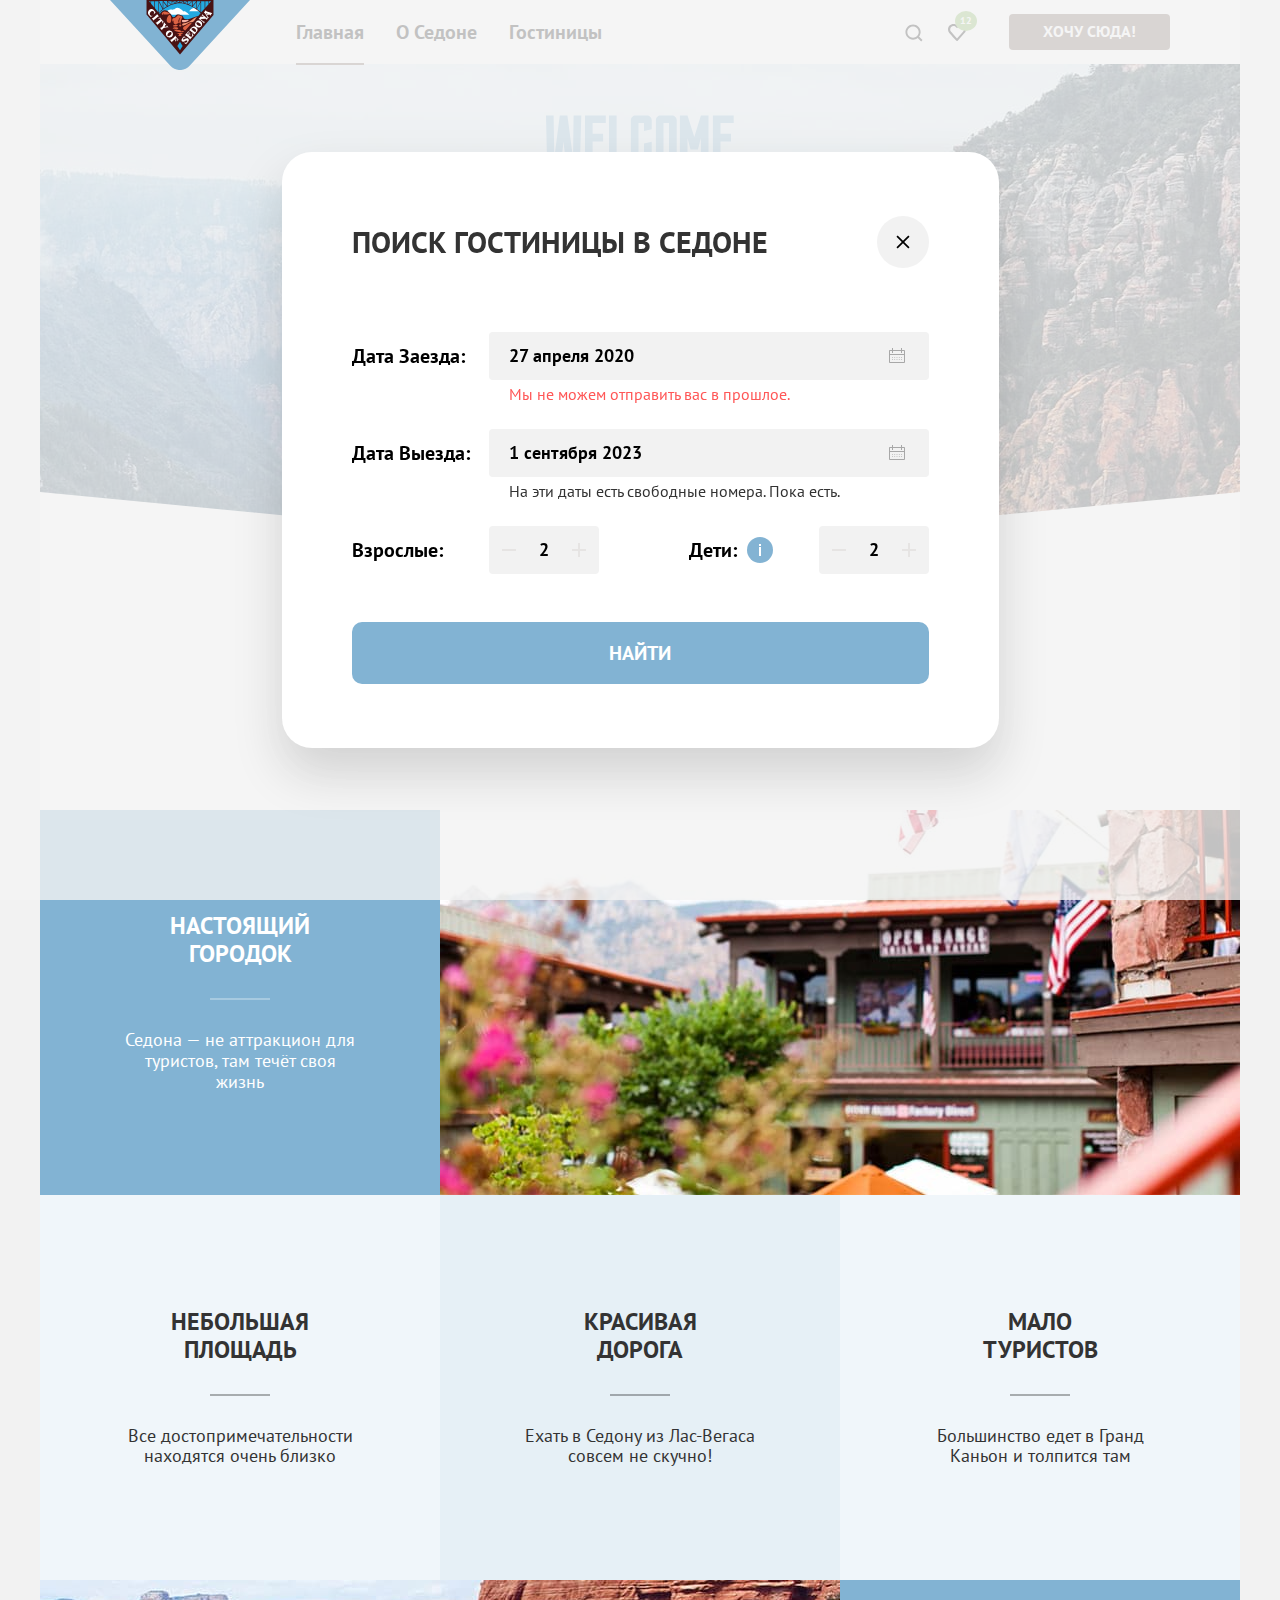
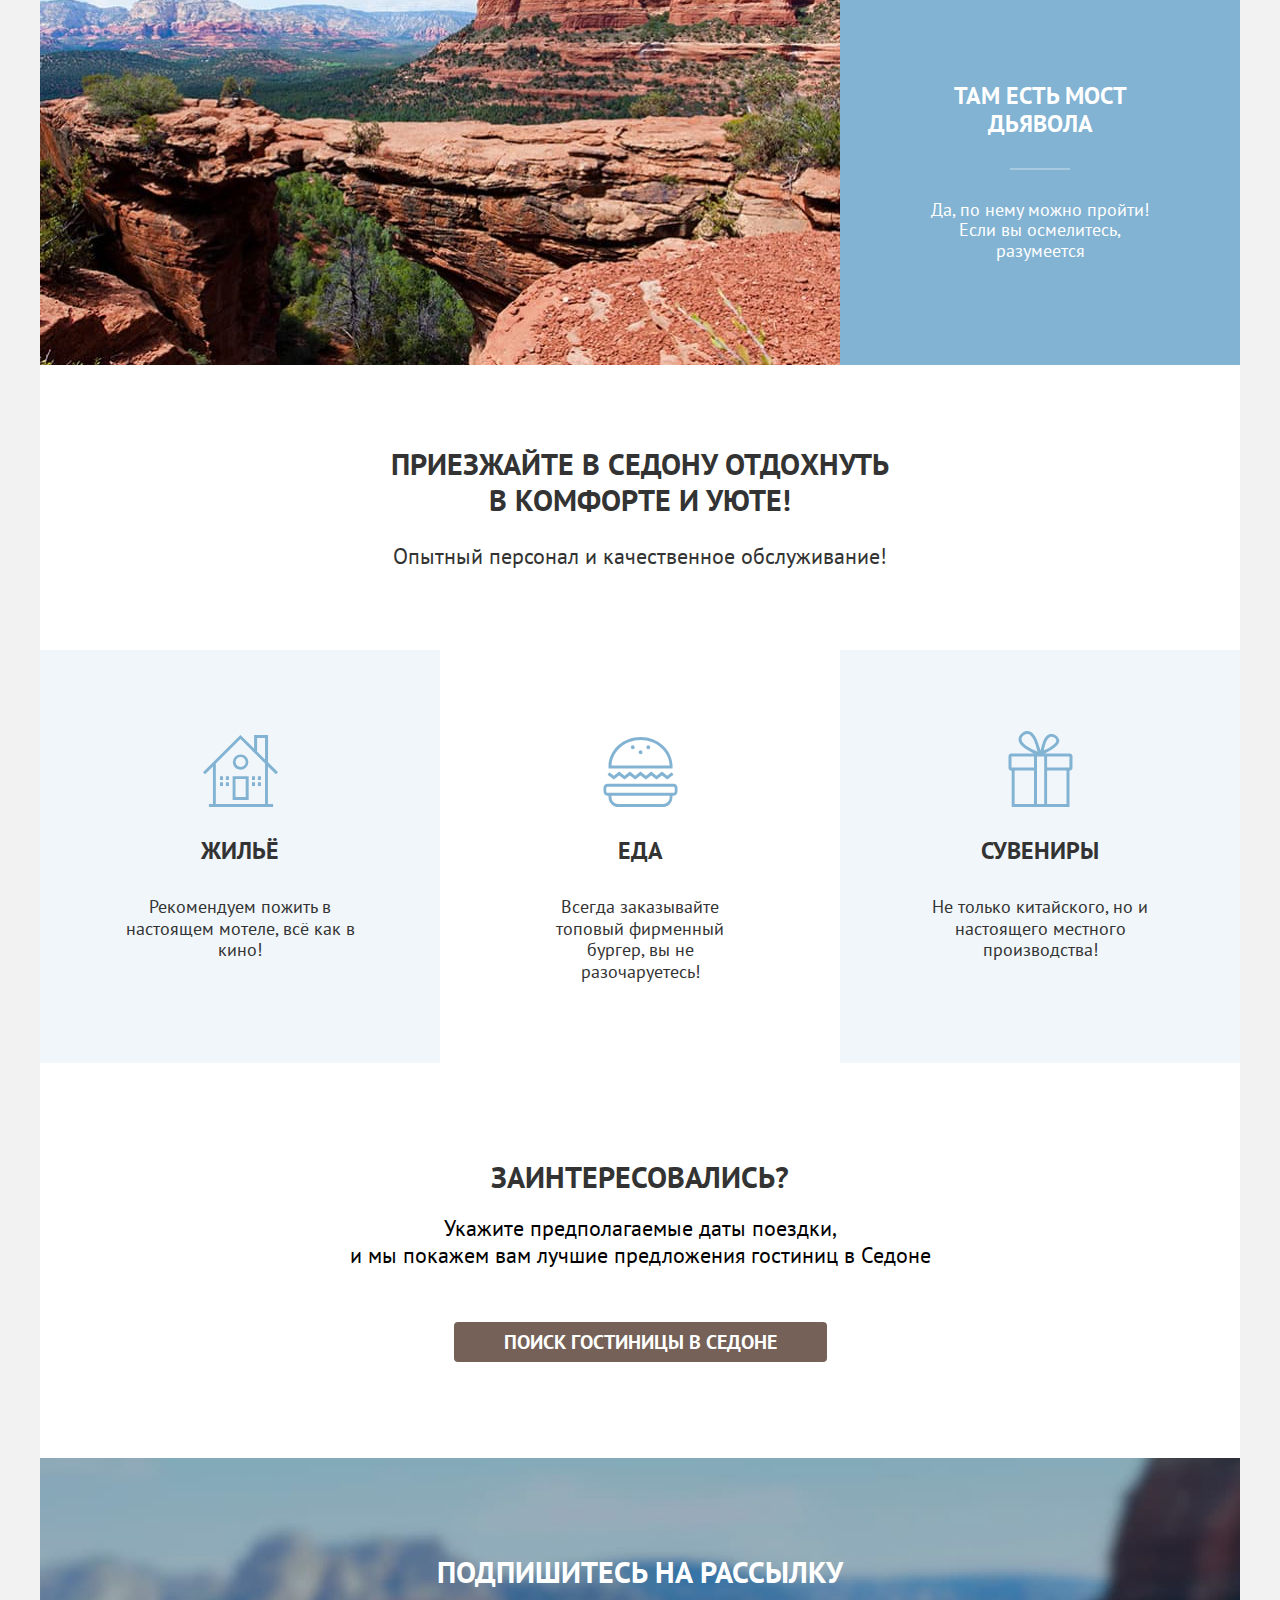
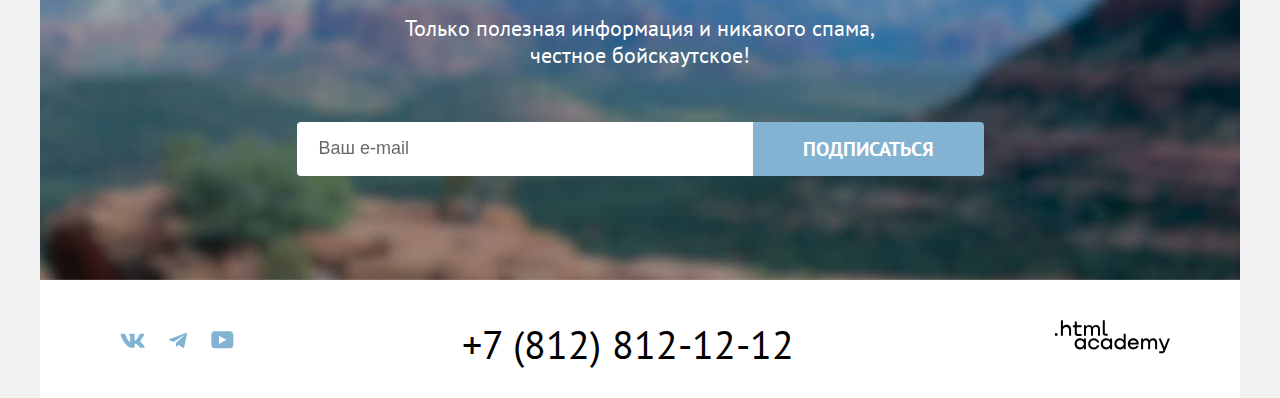
<file: modal.html>
<!DOCTYPE html>
<html lang="ru">

  <head>
    <meta charset="utf-8" />
    <title>HTML Academy: Седона</title>
    <link href="./styles/index.css" rel="stylesheet" type="text/css" />
  </head>

  <body>
    <div class="wrapper">
      <header class="main-header doubble-padding">
        <a class="main-logo" href="index.html" aria-current="page">
          <img class="main-logo-img" src="./images/svg/logo.svg" alt="Логотип Седона город в Аризоне" width="140"
            height="70" />
        </a>

        <nav class="main-navigation">
          <ul class="navigation-list">

            <li class="navigation-item navigation-item-current">
              <a class="navigation-link" href="index.html" aria-current="page"> Главная </a>
            </li>

            <li class="navigation-item">
              <a class="navigation-link" href="#"> О Седоне </a>
            </li>

            <li class="navigation-item">
              <a class="navigation-link" href="catalog.html"> Гостиницы </a>
            </li>

          </ul>
          <ul class="navigation-list navigation-user">

            <li class="navigation-item">
              <a class="navigation-link search" href="#">
                <span class="visibility-hidden">Кнопка поиска</span>
              </a>
            </li>
            <li class="navigation-item">
              <a class="navigation-link favourite " href="#">
                <span class="visibility-hidden">Кнопка добалвения в каризину</span>
                <span class="favourite-quantity">12</span>
              </a>
            </li>
          </ul>
          <button class="btn navigation-btn" type="button">Хочу сюда!</button>
        </nav>

      </header>

      <main class="main-container">

        <section class="hero">
          <h1 class="visibility-hidden">Седона - гороок в Аризоне</h1>
          <img src="./images/svg/welcome.svg" alt="Добро пожаловать в великолепный город Седона" width="458"
            height="352" />
        </section>

        <section class="advantages">
          <div class="advantages-title-wrapper">
            <h2 class="visibility-hidden">Преимущества</h2>
            <p class="intro-text into-text-color-dark">
              Седона — небольшой городок в Аризоне,
              <span class="text-divider">заслуживающий большего!</span>
            </p>
            <p class="description-text">
              Рассмотрим причины, по которым Седона круче, чем Гранд-Каньон!
            </p>
          </div>

          <ul class="advantages-list">

            <li class="advantages-item">
              <div class="advantages-list-item-wrapper">
                <h3 class="advantages-item-header advantages-item-text-color-light">
                  Настоящий городок
                </h3>
                <p class="advantages-item-desc advantages-item-text-color-light">
                  Седона — не аттракцион для туристов, там течёт своя жизнь
                </p>
              </div>
              <img src="./images/house.jpg" alt="Магазин" width="800" height="385" class="content-image" />
            </li>

            <li class="advantages-item advantages-item-color-light">
              <div class="advantages-list-item-wrapper">
                <h3 class="advantages-item-header advantages-item-color-dark">
                  Небольшая площадь
                </h3>
                <p class="advantages-item-desc">
                  Все достопримечательности находятся очень близко
                </p>
              </div>
            </li>

            <li class="advantages-item advantages-item-color-2">
              <div class="advantages-list-item-wrapper">
                <h3 class="advantages-item-header advantages-item-color-dark">
                  Красивая дорога
                </h3>
                <p class="advantages-item-desc">
                  Ехать в Седону из Лас-Вегаса совсем не скучно!
                </p>
              </div>
            </li>

            <li class="advantages-item advantages-item-color-dark">
              <div class="advantages-list-item-wrapper">
                <h3 class="advantages-item-header advantages-item-color-dark">
                  Мало туристов
                </h3>
                <p class="advantages-item-desc">
                  Большинство едет в Гранд Каньон и толпится там
                </p>
              </div>
            </li>

            <li class="advantages-item advantages-item-color-light">
              <img src="./images/evil-bridge.jpg" alt="Мост дьявола" width="800" height="385" class="content-image" />
              <div class="advantages-list-item-wrapper">
                <h3 class="advantages-item-header advantages-item-text-color-light">
                  Там есть мост дьявола
                </h3>
                <p class="advantages-item-desc advantages-item-text-color-light">
                  Да, по нему можно пройти! Если вы осмелитесь, разумеется
                </p>
              </div>
            </li>

          </ul>
        </section>

        <section class="service">
          <div class="service-title-wrapper">
            <h2 class="visibility-hidden">Сервис</h2>
            <p class="intro-text into-text-color-dark">
              Приезжайте в Седону отдохнуть в комфорте и уюте!
            </p>
            <p class="description-text">
              Опытный персонал и качественное обслуживание!
            </p>
          </div>

          <ul class="service-list">

            <li class="service-item">
              <h3 class="service-item-header">Жильё</h3>
              <p class="service-item-desc">
                Рекомендуем пожить в настоящем мотеле, всё как в кино!
              </p>
            </li>

            <li class="service-item">
              <h3 class="service-item-header">Еда</h3>
              <p class="service-item-desc">
                Всегда заказывайте топовый фирменный бургер, вы не
                разочаруетесь!
              </p>
            </li>

            <li class="service-item">
              <h3 class="service-item-header">Сувениры</h3>
              <p class="service-item-desc">
                Не только китайского, но и настоящего местного производства!
              </p>
            </li>

          </ul>
        </section>
        <section class="booking">
          <h2 class="visibility-hidden">Бронирование</h2>
          <p class="intro-text into-text-color-dark">Заинтересовались?</p>
          <p class="description-text description-text-color-dark">
            Укажите предполагаемые даты поездки,<span class="line-break">и мы покажем вам лучшие предложения гостиниц в
              Седоне</span>
          </p>
          <button class="btn search-btn" type="button">
            Поиск гостиницы в Седоне
          </button>
        </section>

        <section class="newsletter newsletter-image">
          <h2 class="visibility-hidden">Рассылка</h2>
          <p class="intro-text into-text-color-light">
            Подпишитесь на рассылку
          </p>
          <p class="description-text description-text-limit-width description-text-color-light">
            Только полезная информация и никакого спама, честное бойскаутское!
          </p>
          <form class="newsletter-form" action="https://echo.htmlacademy.ru/" method="post">
            <label class="visibility-hidden" for="email">
              Укажите ваш email
            </label>
            <input id="email" type="email" placeholder="Ваш e-mail" required name="email" />
            <button class="btn newsletter-btn" type="submit">
              Подписаться
            </button>
          </form>
        </section>

      </main>

      <footer class="footer">
        <ul class="social-list">
          <!-- fill - цвет иконки, stroke - цвет обводки -->
          <li class="social-item">
            <a class="social-item-link" href="#">
              <svg aria-hidden="true" focusable="false" class="social-item-link-icon" xmlns="http://www.w3.org/2000/svg"
                width="25" height="15" viewBox="0 0 25 15">
                <path fill-rule="evenodd"
                  d="M24.12 1.8c.16-.54 0-.94-.8-.94H20.7c-.67 0-.98.34-1.15.73 0 0-1.33 3.2-3.22 5.27-.61.6-.9.8-1.23.8-.16 0-.41-.2-.41-.75v-5.1c0-.66-.19-.95-.74-.95H9.82c-.42 0-.67.3-.67.59 0 .62.95.76 1.04 2.51v3.8c0 .83-.15.98-.48.98-.9 0-3.06-3.2-4.34-6.88-.25-.72-.5-1-1.18-1H1.57c-.75 0-.9.34-.9.73 0 .68.89 4.07 4.14 8.55 2.17 3.06 5.23 4.72 8 4.72 1.68 0 1.88-.37 1.88-1v-2.32c0-.74.16-.88.7-.88.38 0 1.05.19 2.6 1.66 1.79 1.75 2.08 2.54 3.08 2.54h2.63c.75 0 1.12-.37.9-1.1-.23-.72-1.08-1.77-2.2-3.02-.62-.71-1.54-1.48-1.82-1.86-.39-.5-.28-.71 0-1.15 0 0 3.2-4.42 3.54-5.93Z"
                  clip-rule="evenodd" />
              </svg>
              <span class="visibility-hidden">Твиттер</span>
            </a>
          </li>

          <li class="social-item">
            <a class="social-item-link" href="#">
              <svg aria-hidden="true" focusable="false" class="social-item-link-icon" xmlns="http://www.w3.org/2000/svg"
                width="18" height="16" viewBox="0 0 18 16">
                <path
                  d="M16.79.96.84 7.1c-1.09.44-1.08 1.05-.2 1.32l4.1 1.28 9.47-5.98c.44-.27.85-.13.52.17l-7.68 6.93-.28 4.22c.41 0 .6-.2.83-.41l1.99-1.94 4.13 3.06c.77.42 1.31.2 1.5-.71l2.72-12.8c.28-1.1-.43-1.61-1.16-1.28Z" />
              </svg>
              <span class="visibility-hidden">Телеграм</span>
            </a>
          </li>

          <li class="social-item">
            <a class="social-item-link" href="#">
              <svg aria-hidden="true" focusable="false" class="social-item-link-icon" xmlns="http://www.w3.org/2000/svg"
                width="23" height="18" viewBox="0 0 23 18">
                <path
                  d="M18.94.36H3.51C1.65.36.33 1.95.33 3.76v10.09c0 1.91 1.32 3.5 3.18 3.5h15.65c1.64 0 3.17-1.59 3.17-3.4V3.76c-.22-1.8-1.53-3.4-3.39-3.4ZM7.99 12.89V4.82l7.34 4.04-7.34 4.03Z" />
              </svg>
              <span class="visibility-hidden">Ютуб</span>
            </a>
          </li>

        </ul>

        <div class="phone-link-wrapper">
          <a class="phone" href="tel:+78128121212"><span class="phone-text">+7 (812) 812-12-12</span></a>
        </div>
        <p class="footer-logo-paragraph">
          <a class="copyright" href="https://htmlacademy.ru" class="developer-logo">
            <svg class="developer-logo-img" xmlns="http://www.w3.org/2000/svg" width="115" height="34"
              aria-label="логотип разработчика" role="img">
              <path
                d="M0 13.26v2.6h2.5v-2.6H0ZM11.6 4.86c-1.6 0-2.8.7-3.6 1.7h-.1V.36h-2v15.5h2v-5.3c0-2.1 1.3-3.6 3.3-3.6 1.8 0 2.9 1.4 2.9 3.2v5.7h2v-6.1c.1-3-1.8-4.9-4.5-4.9ZM26.6 5.16h-4.8v-3.7h-2v3.8h-1.9v2h1.9v6c0 1.7 1 2.7 2.7 2.7h4.1v-2h-3.7c-.7 0-1.1-.4-1.1-1.1v-5.7h4.8v-2ZM41.1 4.96c-1.6 0-2.9.8-3.5 2.1h-.1c-.6-1.2-1.8-2.1-3.4-2.1-1.4 0-2.5.8-3.1 1.8h-.1v-1.6H29v10.6h2v-5.4c0-2 1-3.5 2.6-3.5 1.5 0 2.4 1 2.4 2.6v6.3h2v-5.6c0-2.4 1.4-3.3 2.6-3.3 1.5 0 2.4 1 2.4 2.6v6.3h2v-6.5c.1-2.5-1.4-4.3-3.9-4.3ZM47.8 13.06c0 1.7 1 2.7 2.8 2.7h2v-2h-1.7c-.7 0-1.1-.4-1.1-1.1V.36h-2v12.7ZM28.9 20.06c-.9-1.1-2.2-1.8-3.9-1.8-3.1 0-5.4 2.3-5.4 5.6s2.3 5.6 5.4 5.6c1.8 0 3-.8 3.8-1.9h.1v1.6h2v-10.6h-2v1.5Zm-3.6 7.4c-2.2 0-3.6-1.6-3.6-3.6s1.4-3.6 3.6-3.6 3.6 1.6 3.6 3.6c0 1.9-1.4 3.6-3.6 3.6ZM44.2 22.36c-.5-2.4-2.6-4.1-5.4-4.1a5.4 5.4 0 0 0-5.6 5.6c0 3.1 2.2 5.6 5.6 5.6 2.8 0 4.9-1.8 5.4-4.2h-2.1a3.4 3.4 0 0 1-3.3 2.3c-2.2 0-3.6-1.6-3.6-3.6s1.4-3.6 3.6-3.6c1.6 0 2.8 1 3.3 2.2h2.1v-.2ZM55.1 20.06c-.9-1.1-2.2-1.8-3.9-1.8-3.1 0-5.4 2.3-5.4 5.6s2.3 5.6 5.4 5.6c1.8 0 3-.8 3.8-1.9h.1v1.6h2v-10.6h-2v1.5Zm-3.6 7.4c-2.2 0-3.6-1.6-3.6-3.6s1.4-3.6 3.6-3.6 3.6 1.6 3.6 3.6c0 1.9-1.5 3.6-3.6 3.6ZM68.7 20.16c-.9-1.1-2.2-1.9-3.9-1.9-3.1 0-5.4 2.3-5.4 5.6s2.2 5.6 5.4 5.6c1.7 0 3-.8 3.8-1.8h.1v1.5h2v-15.4h-2v6.4Zm-3.6 7.3c-2.2 0-3.6-1.6-3.6-3.6s1.4-3.6 3.6-3.6 3.6 1.6 3.6 3.6c-.1 2-1.5 3.6-3.6 3.6ZM78.3 18.26c-3.3 0-5.5 2.5-5.5 5.6 0 3 2.1 5.6 5.5 5.6 2.5 0 4.5-1.3 5.2-3.6h-2.1c-.5 1-1.6 1.6-3 1.6-1.9 0-3.3-1.3-3.4-2.9h8.8c.2-3.6-2-6.3-5.5-6.3Zm0 1.9c1.7 0 3 1 3.3 2.6h-6.5c.3-1.5 1.5-2.6 3.2-2.6ZM98.2 18.26c-1.6 0-2.9.8-3.6 2h-.1c-.6-1.2-1.8-2-3.4-2-1.4 0-2.5.7-3.1 1.8v-1.5h-1.9v10.6h2v-5.4c0-2 1-3.4 2.6-3.5 1.5 0 2.4 1 2.4 2.6v6.3h2v-5.6c0-2.4 1.4-3.3 2.6-3.3 1.5 0 2.4 1 2.4 2.6v6.3h2v-6.5c.1-2.6-1.4-4.4-3.9-4.4ZM109.4 27.36l-3.6-8.9h-2.2l4.8 11.6c-.3.9-.7 1.2-1.7 1.2h-2.5v2h2.5c1.8 0 2.8-.8 3.5-2.6l4.7-12.2h-2.1l-3.4 8.9Z" />
            </svg>
          </a>
        </p>
      </footer>

    </div>
    <div class="modal-container">
      <!-- Зачем дата атрибут -->
      <div class="modal modal-search" data-test="modal">
        <section class="modal-main-content">
          <header class="modal-header">

            <h2 class="modal-tittle">Поиск гостиницы в Седоне</h2>
            <button class="modal-close-button" type="button">
              <span class="visibility-hidden">Закрыть</span>
            </button>
          </header>
          <form class="search-form" action="https://echo.htmlacademy.ru/" method="post">
            <div class="field-group date-selection">
              <label class="form-label" for="date-check-in">Дата Заезда:</label>
              <input class="field field-date" type="text" id="date-check-in" name="date-check-in"
                placeholder="Укажите дату" value="27 апреля 2020" required>
              <p class="message error-message">Мы не можем отправить вас в прошлое.</p>
            </div>

            <div class="field-group date-selection">
              <label class="form-label" for="date-departure">Дата Выезда:</label>
              <input class="field field-date" type="text" id="date-departure" name="date-departure"
                placeholder="Укажите дату" value="1 сентября 2023" required>
              <p class="message">На эти даты есть свободные номера. Пока есть.</p>
            </div>

            <div class="field-group amount-selection amount-of-adults">
              <label class="form-label" for="amount-of-adults">Взрослые:</label>
              <div class="wrapper-field">
                <button class="button-step button-step-down" type="button">
                  <span class="visibility-hidden">Меньше</span>
                </button>
                <input class="field field-number" type="number" id="amount-of-adults" name="amount-of-adults" value="2"
                  min="1" placeholder="2">
                <button class="button-step button-step-up" type="button">
                  <span class="visibility-hidden">Больше</span>
                </button>
              </div>

            </div>
            <div class="field-group amount-selection amount-of-child">
              <span class="form-label-tooltip">
                <label class="form-label" for="amount-of-child">Дети:</label>
                <span class="tooltip">
                  <button class="tooltip-toggle" aria-labelledby="tooltip-label" type="button">
                  </button>
                  <span class="tooltip-text" role="tooltip" id="tooltip-label">Укажите количество детей, которые будут с
                    вами, возраст которых от 6 до 18 лет. Дети до 6 лет размещаются бесплатно.</span>
                </span>
              </span>


              <div class="wrapper-field">
                <button class="button-step button-step-down" type="button">
                  <span class="visibility-hidden">Меньше</span>
                </button>
                <input class="field field-number" type="number" id="amount-of-child" name="amount-of-child" value="2"
                  min="0" placeholder="2">
                <button class="button-step button-step-up" type="button">
                  <span class="visibility-hidden">Больше</span>
                </button>
              </div>
            </div>
            <button class="btn button-modal" type="submit">найти</button>
          </form>
        </section>

      </div>
    </div>
  </body>

</html>
</file>
<file: styles/index.css>
@font-face {
  font-family: "PT Sans";
  font-style: normal;
  font-weight: 400;
  src: url("../fonts/ptsans-400.woff2") format("woff2");
  font-display: swap;
}

@font-face {
  font-family: "PT Sans";
  font-style: normal;
  font-weight: 700;
  src: url("../fonts/ptsans-700.woff2") format("woff2");
  font-display: swap;
}



.advantages-item-header,.service-item-header {
  margin: 0;
  padding: 0;
}

.advantages-item-desc,
.product-card-item-type,
.product-card-item-price,
.product-card-stars,
.product-card-raiting,
.service-item-desc,
.intro-text,
.description-text,
.catalog-products-header,
.product-card-item-type,
.product-card-item-price,
.product-card-item-header {
  margin: 0;
}

.doubble-padding {
  padding-left: 70px;
  padding-right: 70px;
}

body {
  font-family: "PT Sans", sans-serif;
  font-size: 18px;
  line-height: 1.2em;
  color: #333333;
  margin: 0;
  background-color: #f2f2f2;
  min-width: 1200px;
  box-sizing: border-box;
}

.wrapper {
  display: flex;
  flex-direction: column;
  min-height: 100vh;
  width: 1200px;
  background-color: #ffffff;
  margin: 0 auto;
  box-sizing: border-box;
}

.main-container {
  flex-grow: 1;
  box-sizing: border-box;
}

.main-header {
  display: flex;
  font-weight: 700;
  color: #000000;
  box-sizing: border-box;
}
.main-logo {
  z-index: 2;
  margin-right: 30px;
  margin-bottom: -6px;

}

.main-logo-img {
  display: block;
  width: 140px;
  height: 70px;
  object-fit: contain;
  object-position: center;
}

.main-logo-img:hover {
  opacity: 0.7;
}
.main-logo-img:active {
  opacity: 0.5;
}

.main-logo-img:hover {
  fill-opacity: 0.9;
}
.main-navigation {
  box-sizing: border-box;
  display: flex;
  width: 100%;
  gap: 30px;
  align-items: center;

  list-style-type: none;
}

.main-navigation .navigation-list:first-child {
  flex-grow: 1;
  flex-wrap: wrap;
  width: 440px;
}
.navigation-list {
  display: flex;

  list-style: none;
  align-items: center;
  margin: 0;
  padding: 0;
}

.navigation-link {
  position: relative;
  padding: 20px 16px;
  font-size: 20px;
  display: block;
  line-height: 1.2em;
  color: inherit;
  text-align: left;
  text-decoration: none;
  box-sizing: border-box;
}

.navigation-link[aria-current="page"]::before {
  content: "";
  position: absolute;
  height: 2px;
  background-color: #756257;
  right: 16px;
  left: 16px;
  bottom: -1px;
}

.navigation-link:hover{
  opacity: 0.7;
}

.navigation-link:active{
  color: #3c3c3c;
  opacity: 0.4;
}
.navigation-user {
  display: flex;
  max-width: 132px;

}

.navigation-user .navigation-link {
  text-decoration: none;
  position: relative;
  display: block;
  width: 44px;
  height: 64px;
}

.navigation-user .navigation-link::before {
  content: "";
  position: relative;
  display: inline-block;
  width: 20px;
  height: 20px;
  background-color: #000000;
  mask-position: center;
  mask-repeat: no-repeat;
  top: 50%;
  left: 50%;
  transform: translate(-50%, -50%);
}

.navigation-link.search::before {
   mask-size: 19px 19px;
   mask-image: url('../images/svg/search.svg');
}

.navigation-link.favourite::before{
   mask-size: 18px 17px;
   mask-image: url('../images/svg/favourite.svg');
}

.navigation-user .navigation-link:hover::before {
 background-color: #756157;
}

.navigation-user .navigation-link:active::before {
 background-color: #75615799;
}

.favourite-quantity {
  position: absolute;
  padding: 5px;
  left: 20px;
  top: 11px;
  font-size: 10px;
  line-height: 10px;
  color: #FFFFFF;
  background-color: #7DB54F;
  border-radius: 50%;
}

.navigation-user .navigation-link:hover .favourite-quantity {
  opacity: 1;
}

.btn {
  padding: 0;
  font-family: "PT Sans", sans-serif;
  border: none;
  display: inline-block;
  cursor: pointer;
}

.navigation-btn {
  text-transform: uppercase;
  font-size: 16px;
  line-height: 1.2em;
  font-weight: 700;
  border-radius: 4px;
  color: #ffffff;
  text-align: center;
  background-color: #756157;
  padding: 8px 34px;
}

.navigation-btn:hover, .search-btn:hover {
  background-color: #615048;
}

.navigation-btn:active, .search-btn:active {
  background-color: #756157;
  color: #ffffff4d;
}


.navigation-btn:disabled, .search-btn:disabled {
  background-color: #E5E5E5;
}

.hero {
  text-align: center;
  background-color: #273e42;
  color: #ffffff;
  background-image: url("../images/svg/border.svg"),
    url("../images/main-hero.jpg");
  background-repeat: no-repeat;
  background-position: center bottom, center;
  background-size: 1200px auto, cover;
  padding: 51px 70px 82px;
}

.hero img {
  vertical-align: bottom;
  width: 458px;
  height: 352px;
  object-fit: contain;
  object-position: center;
}

.content-image {

  object-fit: contain;
  object-position: center;
}

.intro-text {
  font-size: 30px;
  line-height: 1.2em;
  font-weight: 700;
}

.intro-text-color-dark {
  color: #000000;
}

.intro-text-color-light {
  color: #ffffff;
}

.description-text {
  font-size: 22px;
  line-height: 1.2em;
  text-align: center;
}

.description-text-limit-width {
  max-width: 475px;
  text-align: center;
}

.description-text-color-dark {
  color: #000000;
}

.description-text-color-light {
  color: #ffffff;
}

.advantages-list {
  margin: 0;
  padding: 0;
  display: grid;
  grid-template-columns: repeat(3, 400px);
}

.intro-text {
  margin-bottom: 25px;
  text-align: center;
}

.advantages-item {
  display: flex;
  text-align: center;
}

.advantages-item img {
  vertical-align: middle;
}

.advantages-title-wrapper {
  padding: 69px 90px;
  text-align: center;
}

.advantages-title-wrapper .intro-text {
  margin: 0 auto;
  margin-bottom: 25px;
  text-transform: uppercase;
}

.advantages-item:nth-of-type(2n) {
  background-color: #83b3d31f;
}

.advantages-item:nth-of-type(3) {
  background-color: #83b3d333;
}

.advantages-list li:first-child,
.advantages-list li:last-child {
  background-color: #82b3d3;
  width: 100%;
  grid-column:  1 / -1;
}

.text-divider {
  display: block;
}

.advantages-list-item-wrapper {
  display: flex;
  flex-direction: column;
  align-items: center;
  width: 400px;
  padding: 102px 85px;
}

.advantages-list > li:nth-child(2n) .advantages-list-item-wrapper,
.advantages-list > li:nth-child(3) .advantages-list-item-wrapper {
  padding-top: 112.5px;
  padding-bottom: 112.5px;
}

.advantages-list > li:nth-child(2n) .advantages-list-item-wrapper::after,
.advantages-list > li:nth-child(3) .advantages-list-item-wrapper::after {
  background-color: #0000004d;
}

.advantages-item img {
  vertical-align: bottom;
}
.advantages-item-header {
  margin: 0;
  font-size: 24px;
  line-height: 1.16em;
  font-weight: 700;
  order: -2;
  text-transform: uppercase;
  width: 175px;
}

.advantages-item-header::after {
  content: "";
  width: 60px;
  display: block;
  height: 2px;
  margin: 30px auto;
}

.advantages-item-header.advantages-item-text-color-light::after {
  background-color: #ffffff4d;
}

.advantages-item-header.advantages-item-color-dark::after {
  background: #0000004d;
}
.advantages-item-desc {
  font-size: 18px;
  line-height: 1.16em;
}

.advantages-item-text-color-light {
  color: #ffffff;
}
.advantages-item-text-color-dark {
  color: #000000;
}
.advantages-item-color-light {
  background-color: #82b3d3;
}

.service-title-wrapper {
  padding: 81px 347.5px;
  text-align: center;
}

.service-item-header {
  font-size: 24px;
  line-height: 1.2em;
  font-weight: 700;
  margin-bottom: 30px;
  text-transform: uppercase;
}

.search-btn {
  font-size: 20px;
  line-height: 1.2em;
  color: #ffffff;
  background-color: #756157;
  border-radius: 4px;
  text-transform: uppercase;
  font-weight: 700;
}

.service-list {
  margin: 0;
  padding: 0;
  display: flex;
  text-align: center;
  flex-wrap: wrap;
  width: 100%;
}

.service-item {
  box-sizing: border-box;
  width: 400px;
  padding: 81px 85px;
  display: flex;
  align-items: center;
  flex-direction: column;
}

.service-title-wrapper .intro-text {
  text-transform: uppercase;
}

.service-item::before {
  content: "";
  width: 75px;
  height: 76px;
  margin-bottom: 30px;
  background-repeat: no-repeat;
  background-position: bottom center
}

.service-item:nth-child(1)::before {
  background-image: url('../images/svg/house.svg');
}

.service-item:nth-child(2)::before {
  background-image: url('../images/svg/food.svg');
}

.service-item:nth-child(3)::before {
  background-image: url('../images/svg/gift.svg');
}

.service-item-header .service-item-desc {
  max-width: 230px;
}

.service-item:first-child,
.service-item:last-child {
  background-color: #83b3d31f;
}

.search-btn {
  padding: 8px 50px;
}

.booking {
  padding: 96px 70px;
  display: flex;
  flex-direction: column;
  align-items: center;
  text-align: center;
}

.booking .description-text {
  max-width: 592px;
}

.booking .intro-text {
  margin-bottom: 20px;
  text-transform: uppercase;
}

.booking .description-text {
  margin-bottom: 54px;
}

.line-break {
  display: block;
}

.newsletter {
  display: flex;
  flex-direction: column;
  align-items: center;
  background-position: center;
  background-size: cover;
  padding: 96px 70px 104px;
}

.newsletter-image {
  background-image: url("../images/newstller-background.jpg");
  color: #ffffff;
  background-color: #273e42;
}

.newsletter-btn {
  font-size: 16px;
  line-height: 1.2em;
  color: #ffffff;
}

.newsletter .description-text {
  margin-bottom: 54px;
}

.newsletter-btn {
  padding: 8px 50px;
  font-size: 20px;
  font-weight: 700;
  line-height: 1.3em;
  background-color: #82b3d3;
  border-top-right-radius: 4px;
  border-bottom-right-radius: 4px;
  text-transform: uppercase;
}

.newsletter-btn:hover {
  background-color: #68A2CA;
}
.newsletter-btn:active {
  color: #ffffff4d;
}
.newsletter-btn:disabled {
  color: #E5E5E5;
}

.newsletter-form {
  display: flex;
}

.newsletter-form input {
  width: 452px;
  height: 52px;
  border-top-left-radius: 4px;
  border-bottom-left-radius: 4px;
  filter: opacity(60);
  text-indent: 20px;
  border: none;
}

.newsletter-color-input {
  background-color: #f2f2f2;
}

.newsletter-form input::placeholder {
  font-size: 18px;
  line-height: 1.2em;
  color: #000000;
  filter: opacity(60%);
  margin-left: 20px;
}

.newsletter .intro-text {
  text-transform: uppercase;
}

.footer {
  padding: 40px 70px 30px 70px;
  display: flex;
  flex-wrap: wrap;
  justify-content: space-between;
  align-items: flex-start;
  gap: 15px;
}

.social-list {
  display: flex;
  align-items: center;
  width: 230px;
}

.social-item-link {
  display: block;
  width: 45px;
  height: 40px;
  position: relative;

}
.social-item-link-icon {
  fill: #83B3D3;
  position: absolute;
  top:0;
  right: 0;
  left: 0;
  bottom: 0;
  margin: auto;
}

.social-item-link-icon:hover {
  fill: #68A2CA;
}

.social-item-link-icon:active {
  fill: #68a2ca4d;
}

.phone-link-wrapper {
  width: 400px;
  margin: 0;
}

.phone {
  display: block;
  width: fit-content;
  font-size: 40px;
  line-height: 1.2em;
  color: #000000;
  text-align: center;
  text-decoration: none;
  margin: 0 auto;
}

.phone:hover {
  color: #756157;
}

.phone:active {
  color: #7561574d;
}

.html-academy-logo{
  color: #756157;
}

.developer-logo-img:hover {
  fill-opacity: 0.7;
}

.developer-logo-img:active {
  fill: #3c3c3c
}

.visibility-hidden {
  position: absolute;
  width: 1px;
  height: 1px;
  margin: -1px;
  padding: 0;
  border: 0;
  clip: rect(0 0 0 0);
  overflow: hidden;
}

.container {
  display: flex;
  flex-direction: column;
  justify-content: flex-start;
  background: url("../images/filter-background.jpg");
  background-repeat: no-repeat;
  background-size: cover;
  background-position: center;
  margin-bottom: 50px;
  padding: 35px 70px 70px;
}

.main-catalog-header {
  font-size: 60px;
  line-height: 1.3em;
  color: #ffffff;
  margin-bottom: 8px;
}

.breadcrumbs {
  margin: 0;
  padding: 0;
  display: flex;
  gap: 10px;
  margin-bottom: 40px;
  list-style-type: none;
  box-sizing: border-box
}

.breadcrumbs-item-link {
  font-size: 16px;
  color: #ffffff;
  text-decoration: none;
}

.breadcrumbs-item-link-home-page::after {
  content: "";
  display: inline-block;
  background-image: url("../images/svg/home-page.svg");
  background-size: cover;
  background-repeat: no-repeat;
  width: 13px;
  height: 13px;
}

.breadcrumbs-item-link-home-page:hover::after{
  opacity: 0.6;
}

.breadcrumbs-item-link-home-arrow {
  content: "";
  display: inline-block;
  background: url("../images/svg/arrow-right.svg") no-repeat;
  background-size: cover;
  width: 8px;
  height: 11px;
}

.breadcrumbs-item-link:hover {
  color: #ffffff99;
}

.breadcrumbs-item-link:active {
  color: #ffffff4d;
}

.breadcrumbs-item:nth-child(2) .breadcrumbs-item-link:hover{
  cursor: auto;
}

.filters {
  color: #ffffff;
}

.catalog-filter {
  min-height: 160px;
  display: flex;

  gap: 70px;
}

.catalog-filter-group {
  border: none;
  margin: 0;
  padding: 0;
  max-width: 160px;
}



.catalog-filter-title {
  font-size: 20px;
  font-weight: 700;
  margin-bottom: 32px;
}

.catalog-filter-list {
  list-style: none;
  padding: 0;
  margin: 0;
}
.catalog-filter-list:not(:last-child) {
  margin-bottom: 16px;
}

.with-margin-left-auto {
  width: 286px;
  margin-left: auto;
}

.with-gap {
  gap: 16px;
}

.catalog-filter-item:not(:last-child) {
  margin-bottom: 16px;
}

.control {
  position: relative;
  display: block;
  padding-left: 36px;
  cursor: pointer;
}

.control:has(.control-input:not(:disabled)):hover {
  opacity: 0.6;
}

.control:has(.control-input:not(:disabled)):active {
  opacity: 0.3;
}

.control-input[type="checkbox"]:focus-visible + .control-mark {
  outline: auto;
}

.control-input:disabled ~ span{
  opacity: 0.3;
}

.control-input:disabled ~ span{
  opacity: 0.3;
}

.control-mark {
  position: absolute;
  width: 20px;
  height: 20px;
  border-radius: 4px;
  background-color: #ffffff;
  left: 0;
  top: 2px;
}

.control-input[type="checkbox"]:checked + .control-mark {
  background-image: url("../images/svg/cheked.svg");
  background-repeat: no-repeat;
  background-position: center;
}

.control-input[type="radio"] + .control-mark {
  border-radius: 50%;
}

.control-input[type="radio"]:focus-visible + .control-mark {
  outline: auto;
}

.control-input[type="radio"]:checked + .control-mark::before {
  position: absolute;
  content: "";
  width: 10px;
  height: 10px;
  border-radius: 50%;
  background-color: #3f5e72;
  top: 50%;
  left: 50%;
  transform: translate(-50%, -50%);
}

.range-wrapper-inputs {
  display: flex;
  gap: 2px;
  padding-bottom: 36px;
}

.control-price {
  position: relative;
}

.control-input-price {
  font-family: inherit;
  width: 143px;
  padding: 12px 20px;
  padding-right: 48px;
  font-size: 18px;
  line-height: 24px;
  font-weight: 700;
  box-sizing: border-box;
  border: none;
  border-radius: 4px;
  background-color: #f2f2f2;
  appearance: textfield;
}

.control-input-price::-webkit-outer-spin-button,
.control-input-price::-webkit-inner-spin-button {
  appearance: none;
  margin: 0;
}

.control-label-price {
  position: absolute;
  width: 40px;
  text-align: center;
  right: 8px;
  top: 12px;
  color: #0000004d;
}

.control-price {
  position: relative;
}

.range-scale {
  height: 20px;
  position: relative;
  display: flex;
  align-items: center;
}

.range-scale::after {
  content: "";
  display: block;
  height: 4px;
  width: 100%;
  background-color: #ffffff4d;
}

.range-bar {
  position: absolute;
  background-color: #ffffff;
  height: 4px;
}

.range-toggle {
  position: absolute;
  width: 20px;
  height: 20px;
  border-radius: 5px;
  border: none;
  top: -8px;
  cursor: pointer;
}

.toggle-max {
  left: 206px;
}

.btn-wrapper {
  display: flex;
  flex-direction: column;
  justify-content: flex-start;
  align-self: flex-start;
  gap: 32px;
}

.submit-btn {
  background-color: #82b3d3;
  color: #ffffff;
  border-radius: 4px;
  padding: 8px 50px;
  text-transform: uppercase;
  border: none;
  font-weight: 700;
  font-size: 16px;
}

.submit-btn:hover {
  cursor: pointer;

}
.submit-btn:hover {
  background-color: #68A2CA;
}

.submit-btn:active {
  color: #ffffff4d;
}

.submit-btn:disabled {
  color: #E5E5E5;
}

.reset-btn:hover {
  cursor: pointer;
  color: #ffffffb3;
}

.reset-btn:active {
  cursor: pointer;
  color: #ffffff4d;
}

.reset-btn {
  background-color: transparent;
  color: #ffffff;
  padding: 8px 50px;
  text-transform: uppercase;
  border: none;
  font-weight: 700;
  font-size: 16px;
}

.catalog-products {
  display: flex;
  flex-wrap: wrap;
  align-items: flex-start;
  gap: 40px;
  width: 100%;
  padding-right: 70px;
  padding-left: 70px;
  box-sizing: border-box;
}

.catalog-products-header {
  width: 400px;
  font-size: 30px;
  line-height: 1.2em;
  font-weight: 700;
  color: #000000;
  text-transform: uppercase;
}

.products-card-list {
  margin: 0;
  padding: 0;
  position: relative;
  display: grid;
  grid-template-columns: repeat(3, 340px);
  width: 100%;
  gap: 20px;
  padding-bottom: 40px;
}

.products-card-list::after {
  position: absolute;
  bottom: 0;
  content: "";
  width: 100%;
  height: 1px;
  background-color: #e6e6e6;
}

.catalog-products-options {
  font-family: "PT Sans", sans-serif;
  font-size: 18px;
  color: #333333;
  line-height: 1.16em;
  margin-left: auto;
  width: 292px;
  height: 49px;
  border: 2px solid #e5e5e5;
  border-radius: 4px;
  text-indent: 20px;
  appearance: none;
  background-image: url("../images//svg/arrow-down.svg");
  background-repeat: no-repeat;
  background-position: right 20px center;

}

.view-btn-list {
  max-width: 180px;
  margin: 0;
  padding: 0;
  margin-left: auto;
  display: flex;
  flex-wrap: wrap;
  gap: 8px;
  box-sizing: border-box;
  list-style-type: none
}

.view-btn-item {
  border: 2px solid #e5e5e5;
  border-radius: 4px;
  box-sizing: border-box;
}

.view-btn-item-link {
  display: block;
  width: 48px;
  height: 48px;
  cursor: pointer;
  box-sizing: border-box;
}

.view-btn-item:hover {
  cursor: pointer;
}

.tile-display {
  background-image: url("../images/svg/tile-display.svg");
  background-repeat: no-repeat;
  background-position: 50% 50%;
}

.list-display {
  background-image: url("../images/svg/list-display.svg");
  background-repeat: no-repeat;
  background-position: 50% 50%;
}

.card-display {
  background-image: url("../images/svg/card-display.svg");
  background-repeat: no-repeat;
  background-position: 50% 50%;
}

.view-btn-item:hover {
  border-color: #000000;
}

.view-btn-item:active {
  border-color: #000000;
}

.product-card-item {
 padding: 20px;
 border-radius: 4px;
 border: 1px solid #E6E6E6;
 display: grid;
 grid-template-columns: 140px 140px;
 grid-template-rows: auto 1fr auto;
 gap: 20px;

}

.raiting-wrapper {
  display: flex;
  justify-content: space-between;
  grid-column: 1/ -1;
  align-items: center;
}

.product-card-item-link {
  grid-column: 1 / -1;
}

.product-card-item-link:hover{
  opacity: 0.7;
}

.product-card-item-link img {
  display: block;
}

.product-card-item-header{
  grid-column: 1 / -1;
}

.product-card-item-header {
  font-size: 24px;
  line-height: 1.2em;
  font-weight: 700;
  color: #000000;
}

.product-card-item-price {
  justify-self: end;
}

.product-card-btn {
  font-size: 16px;
  line-height: 1.2em;
  border-radius: 4px;
  text-transform: uppercase;
  padding: 8px 18px;
  border: none;
  color: #ffffff;
  font-weight: 700;
}

.product-card-btn-favourite {
  background-color: #7DB54F;
}

.product-card-btn-favourite:hover {
  background-color: #6C9E42;
}

.product-card-btn-favourite:active {
  background-color: #6C9E42;
  color: #ffffff4d;
}

.product-card-btn-details {
  background-color: #756157;
}

.product-card-btn-details:hover {
   background-color: #615048;
}

.product-card-btn-details:active {
  background-color: #756157;
  color: #ffffff4d;
}

.product-card-btn-details:disabled {
  background-color: #E5E5E5;
}

.product-card-btn-add-to-favourite {
  background-color: #7db54f;
}

.product-card-btn-add-to-favourite:hover {
  background-color: #68A2CA;
}

.product-card-btn-add-to-favourite:active {
  color: #ffffff4d;
}

.product-card-btn-add-to-favourite:disabled {
  color: #E5E5E5;
}

.product-card-btn-add-to-favourite {
  background-color: #82b3d3;
}



.product-card-raiting {
  font-size: 16px;
  line-height: 1.2em;
  background-color: #f2f2f2;
  padding: 8px 22px;
  border-radius: 4px;
  color: #333333;
  text-align: center;
  text-transform: uppercase;
}

.product-card-stars::after {
  content: "";
  display: block;
  height: 17px;
  background-image: url("../images/svg/star.svg");
  color: #ffffff;
  background-repeat: space no-repeat;
}

.product-card-stars-4::after {
  width: 86px;
}

.product-card-stars-3 {
  width: 63px;
}

.product-card-stars-2 {
  width: 40px;
}

.pagination-list {
  margin: 0;
  padding: 0;
  display: flex;
  gap: 8px;
  text-align: center;
  vertical-align: middle;
  list-style-type: none;
  box-sizing: border-box
}

.pagination-item {
  position: relative;
}

.pagination-item-btn {
  display: block;
  font-family: "PT Sans", sans-serif;
  color: #ffffff;
  font-size: 20px;
  line-height: 1.8em;
  text-align: center;
  text-decoration: none;
  background-color: #82b3d3;
  padding: 11px 22px;
  border: none;
  border-radius: 4px;
}

.pagination-item-btn:hover {
  cursor: pointer;
}

.pagination-item-divider {
  width: 60px;
  height: 60px;
}

.pagination-item-divider span {
  display: block;
  position: absolute;
  top: 50%;
  left: 50%;
  transform: translate(-50%, -50%);
}

.pagination-item-btn-current {
  color: #000000;
  background-color: #f2f2f2;
}

.pagination-item-btn:not(.pagination-item-btn-current):hover {
  background-color: #68A2CA;
}

.pagination-item-btn:not(.pagination-item-btn-current):active {
  color: #ffffff4d;
}

.social-list {
  margin: 0;
  padding: 0;
  display: flex;
  flex-wrap: wrap;
  width: 205px;
  box-sizing: border-box;
  list-style-type: none;
}

.footer-logo-paragraph {
  width: 230px;
  margin: 0;
  display: flex;
  flex-wrap: wrap;
  justify-content: flex-end;
}

.modal-container {
  position: fixed;
  top: 0;
  left: 0;
  display: flex;
  width: 100%;
  height: 100%;
  background-color: #f2f2f2cc;
}

.modal {
  position: relative;
  margin: auto;
  background-color: #ffffff;
  box-shadow: 0 25px 50px 0 #00000026;
  border-radius: 30px;
  padding: 64px 70px;
}

.modal-search {
  width: 717px;
  box-sizing: border-box;
}

.modal-header{
  display: flex;
  justify-content: space-between;
  align-items: center;
  margin-bottom: 64px;
}

.modal-close-button {
  padding: 0;
  border: none;
  width: 52px;
  height: 52px;
  border-radius: 50%;
  background-color: #f2f2f2;
  background-image: url("../images/svg/close.svg");
  background-repeat: no-repeat;
  background-position: center;
  background-size: 14px 14px;
}

.modal-close-button:not(:disabled):hover {
  background-color: #e6e6e6;
  cursor: pointer;
}

.modal-close-button:not(:disabled):active {
  opacity: 0.3;
}

.modal-close-button:disabled {
  opacity: 0.1;
}

.modal-tittle {
  margin: 0;
  max-width: 525px;

  font-size: 30px;
  line-height: 36px;
  text-transform: uppercase;
}

.search-form {
  display: grid;
  grid-template-columns: repeat(2, 1fr);
  column-gap: 23px;
  row-gap: 23px;
}

.form-label {
  font-size: 20px;
  line-height: 24px;
  font-weight: 700;
  color: #000000;
}

.field {
  font-family: inherit;
  font-size: 18px;
  background-color: #f2f2f2;
  color: #000000;
  font-weight: 700;
  border: none;
  box-sizing: border-box;
}

.field:hover {
  background-color: #e6e6e6;
}

.field:focus {
  background-color: #e6e6e6;
}

.field:disabled {
  opacity: 0.3;
}

.field::placeholder {
  color: #00000099;
}

.date-selection {
  grid-column: 1 / -1;
  display: grid;
  grid-template-columns: 129px;
  grid-template-rows: auto auto;
  gap: 4px 8px;
  align-items: center;
}

.field-date {
  line-height: 24px;
  padding: 12px 38px 12px 20px;
  border-radius: 4px;
  background-image: url("../images/svg/calendar.svg");
  background-repeat: no-repeat;
  background-position: right 22px center;
  align-self: end;
}

.message {
  font-size: 16px;
  margin: 0;
  padding-left: 20px;
  min-height: 21px;
  grid-column: 2;
}

.error-message {
  color: #ff5757;
}

.amount-selection {
  display: flex;
  align-items: center;
}

.amount-of-child {
  justify-self: end;
}

.form-label-tooltip {
  display: flex;
  gap: 10px;
  justify-content: end;
  align-items: center;
}

.tooltip {
  position: relative;
}

.tooltip-toggle {
  border: none;
  padding: 0;
  display: block;
  width: 26px;
  height: 26px;
  background-color: #83b3d3;
  border-radius: 50%;
  background-image: url("../images/svg/tooltip-icon.svg");
  background-repeat: no-repeat;
  background-position: center;
}

.tooltip-toggle:hover {
  background-color: #68a2ca;
}

.tooltip-text {
  position: absolute;
  z-index: 1;
  width: 256px;
  display: none;
  background-color: #333333;
  color: #ffffff;
  padding: 15px 18px 18px 22px;
  font-size: 16px;
  line-height: 20px;
  font-weight: 400;
  box-shadow: 0 15px 30px 0 #0000004d;
  border-radius: 10px;
  margin-top: 16px;
  left: 50%;
  transform: translateX(-50%);
  box-sizing: border-box;
}

.tooltip-toggle:hover + .tooltip-text {
  display: block;
}

.tooltip-toggle:focus + .tooltip-text {
  display: block;
}

.tooltip-text::after {
  content: "";
  position: absolute;
  background-image: url("../images/svg/tooltip-arrow.svg");
  width: 19px;
  height: 9px;
  bottom: 100%;
  left: 0;
  right: 0;
  margin: 0 auto;
}

.wrapper-field {
  width: 110px;
  margin-left: 46px;
  display: flex;
}

.field-number {
  width: 30px;
  text-align: center;
  line-height: 20px;
  padding: 12px 5px;
  box-sizing: border-box;
  border-radius: 0;
  appearance: textfield;
}

.field-number::-webkit-outer-spin-button,
.field-number::-webkit-inner-spin-button {
  appearance: none;
  margin: 0;
}

.button-step {
  padding: 0;
  margin: 0;
  border: none;
  background-color: #f2f2f2;
  width: 40px;
  height: 48px;
  display: flex;
  justify-content: center;
  align-items: center;
}

.button-step::before {
  content: "";
  width: 20px;
  height: 20px;
  opacity: 0.3;
  cursor: pointer;
}

.button-step:not(:disabled):hover::before {
  opacity: 1;
}

.button-step:not(:disabled):active::before {
  opacity: 0.2;
}

.button-step:focus-visible {
  outline: none;
}

.button-step:not(:disabled):focus-visible::before {
  outline: auto;
  opacity: 1;
}

.button-step:disabled::before {
  cursor: default;
  opacity: 0.2;
}

.button-step-down {
  border-radius: 4px 0 0 4px;
}

.button-step-down::before {
  background-image: url("../images/svg/minus.svg");
  background-repeat: no-repeat;
  background-position: center;
}

.button-step-up {
  border-radius: 0 4px 4px 0;
}

.button-step-up::before {
  background-image: url("../images/svg/plus.svg");
  background-repeat: no-repeat;
  background-position: center;
}

.button-modal {
  min-height: 60px;
  line-height: 24px;
  padding: 18px 0 18px 0;
  margin-top: 25px;
  grid-column: 1 / -1;
  border-radius: 10px;
  font-size: 20px;
  line-height: 1.3em;
  color: #ffffff;
  font-weight: 700;
  background-color: #82b3d3;
  text-transform: uppercase;
}

.button-modal:hover {
  background-color: #68A2CA;
}
.button-modal:active {
  color: #ffffff4d;
}
.button-modal:disabled {
  color: #E5E5E5;
}
</file>
